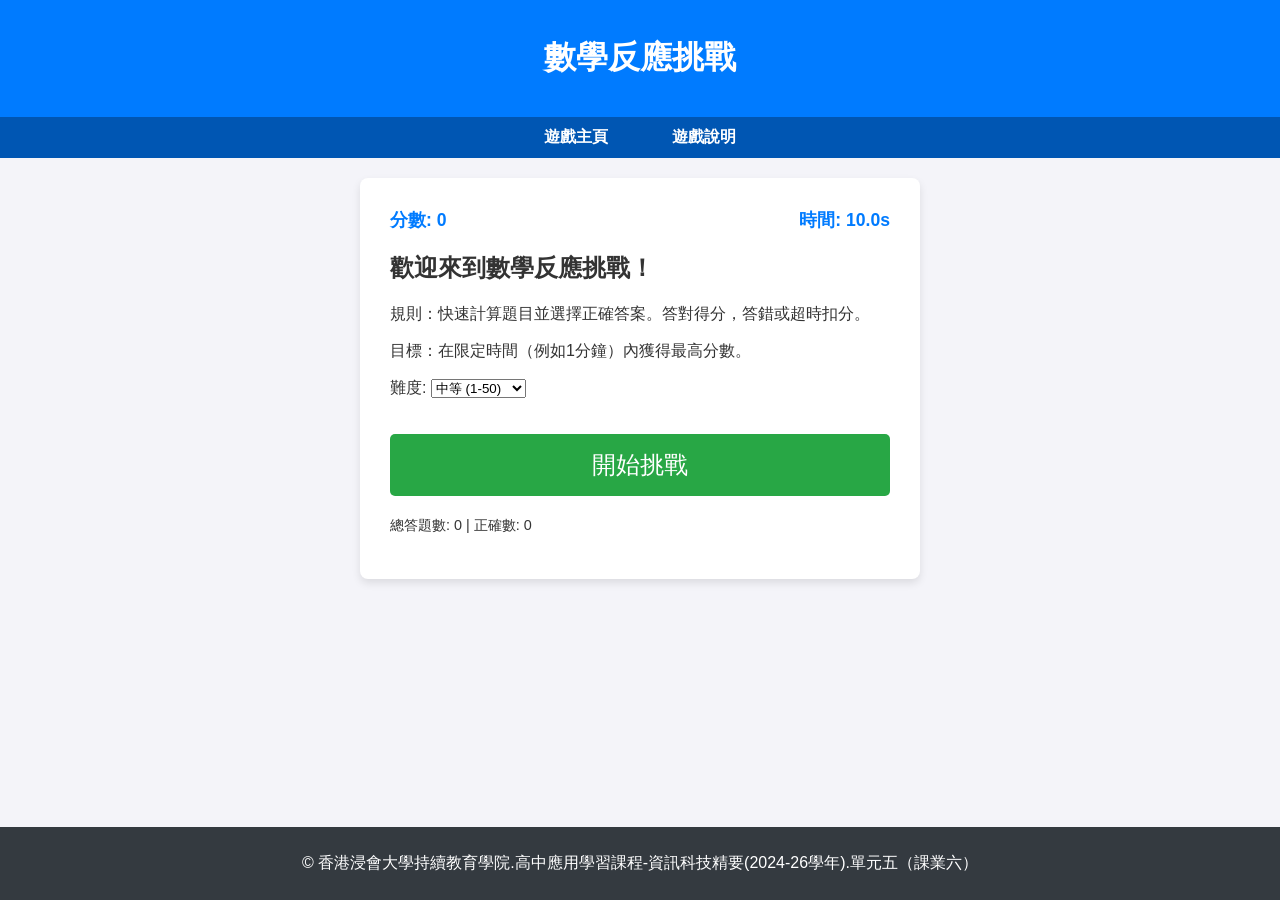
<file: maths-rush/index.html>
<!DOCTYPE html>
<html lang="zh-TW">
<head>
    <meta charset="UTF-8">
    <meta name="viewport" content="width=device-width, initial-scale=1.0">
    <title>數學反應挑戰 - Math Reaction Challenge</title>
    <style>
        /* R1(2) - 清晰的界面設計 */
        body {
            font-family: 'Segoe UI', Tahoma, Geneva, Verdana, sans-serif;
            margin: 0;
            padding: 0;
            background-color: #f4f4f9;
            color: #333;
            display: flex;
            flex-direction: column;
            min-height: 100vh;
            overflow-x: hidden;
        }

        header {
            background-color: #007bff;
            color: white;
            padding: 15px 0;
            box-shadow: 0 2px 4px rgba(0, 0, 0, 0.1);
            text-align: center;
        }

        /* 導航樣式 */
        nav {
            background-color: #0056b3;
            padding: 10px 0;
            text-align: center;
        }

        nav a {
            color: white;
            text-decoration: none;
            padding: 10px 20px;
            margin: 0 10px;
            font-weight: bold;
            border-radius: 5px;
            transition: background-color 0.3s, transform 0.2s; /* 懸停效果過渡 */
        }
        
        /* R3: 懸停效果/動畫 */
        nav a:hover {
            background-color: #003d80;
            transform: translateY(-2px);
            box-shadow: 0 3px 5px rgba(0, 0, 0, 0.2);
        }

        main {
            flex-grow: 1;
            display: flex;
            justify-content: center;
            align-items: flex-start;
            padding: 20px;
            position: relative;
        }

        .game-container {
            background-color: white;
            padding: 30px;
            border-radius: 8px;
            box-shadow: 0 4px 8px rgba(0, 0, 0, 0.1);
            width: 100%;
            max-width: 500px;
            transition: all 0.3s ease;
            z-index: 10;
        }

        /* R1(2) - 分數計時區 */
        .status-bar {
            display: flex;
            justify-content: space-between;
            margin-bottom: 20px;
            font-size: 1.1em;
            font-weight: bold;
            color: #007bff;
        }

        /* R1(2) - 題目顯示區 */
        #question-area {
            font-size: 2.5em;
            text-align: center;
            margin: 30px 0;
            padding: 15px;
            border: 2px solid #ccc;
            border-radius: 5px;
            background-color: #fff;
            min-height: 50px;
        }
        
        /* R1(2) - 答案選項區 */
        .options-grid {
            display: grid;
            grid-template-columns: repeat(2, 1fr);
            gap: 15px;
            margin-top: 20px;
        }

        .option-btn {
            padding: 15px;
            font-size: 1.2em;
            cursor: pointer;
            border: none;
            border-radius: 5px;
            background-color: #e9ecef;
            transition: background-color 0.2s, transform 0.1s;
        }

        /* R3: 懸停效果/動畫 */
        .option-btn:hover {
            background-color: #ced4da;
            transform: scale(1.02);
        }

        .option-btn:active {
            transform: scale(0.98);
        }

        #start-btn, #restart-btn {
            background-color: #28a745;
            color: white;
            padding: 15px;
            font-size: 1.5em;
            border: none;
            border-radius: 5px;
            cursor: pointer;
            width: 100%;
            margin-top: 20px;
            transition: background-color 0.3s;
        }
        
        /* R3: 懸停效果/動畫 */
        #start-btn:hover, #restart-btn:hover {
            background-color: #218838;
        }

        .correct-feedback {
            color: #28a745;
            animation: flashGreen 0.3s ease;
        }

        .incorrect-feedback {
            color: #dc3545;
            animation: flashRed 0.3s ease;
        }
        
        @keyframes flashGreen {
            0% { background-color: white; }
            50% { background-color: #d4edda; }
            100% { background-color: white; }
        }
        
        @keyframes flashRed {
            0% { background-color: white; }
            50% { background-color: #f8d7da; }
            100% { background-color: white; }
        }

        #result-screen {
            text-align: center;
            padding: 20px;
        }

        #result-screen h2 {
            color: #007bff;
        }

        /* R1(3) - 頁尾 */
        footer {
            background-color: #343a40;
            color: white;
            text-align: center;
            padding: 10px 0;
            margin-top: auto;
            z-index: 10;
        }
        
        /* R5(17) - 響應式設計 */
        @media (max-width: 600px) {
            .options-grid {
                grid-template-columns: 1fr;
            }
            .game-container {
                margin: 10px;
                padding: 20px;
            }
            nav a {
                display: block;
                margin: 5px auto;
            }
        }

        /* ------------------------------------- */
        /* 禮炮視覺效果 CSS - Confetti Effect CSS */
        /* ------------------------------------- */
        .confetti-piece {
            position: absolute;
            width: 10px;
            height: 20px;
            background-color: var(--color);
            opacity: 0;
            animation: fall 3s ease-out forwards;
            pointer-events: none;
            transform-origin: 50% 50%;
            z-index: 5;
        }

        @keyframes fall {
            0% {
                opacity: 1;
                transform: translate(0, 0) rotate(0deg);
            }
            100% {
                opacity: 0;
                transform: translate(var(--x), var(--y)) rotate(var(--rot));
            }
        }
    </style>
</head>
<body>

    <header>
        <h1>數學反應挑戰</h1>
    </header>
    
    <nav>
        <a id="home-link" href="index.html">遊戲主頁</a>
        <a href="instructions.html">遊戲說明</a>
    </nav>

    <main id="main-content">
        <div id="confetti-container" style="position: absolute; top: 0; left: 0; width: 100%; height: 100%; pointer-events: none;"></div>

        <div class="game-container">
            
            <div class="status-bar">
                <div>分數: <span id="score">0</span></div>
                <div>時間: <span id="timer">10.0</span>s</div>
            </div>

            <div id="start-screen">
                <h2>歡迎來到數學反應挑戰！</h2>
                <p>規則：快速計算題目並選擇正確答案。答對得分，答錯或超時扣分。</p>
                <p>目標：在限定時間（例如1分鐘）內獲得最高分數。</p>
                <div style="margin: 15px 0;">
                    <label for="difficulty">難度:</label>
                    <select id="difficulty">
                        <option value="easy">簡單 (1-10)</option>
                        <option value="medium" selected>中等 (1-50)</option>
                        <option value="hard">困難 (1-100)</option>
                    </select>
                </div>
                <button id="start-btn">開始挑戰</button>
            </div>
            
            <div id="game-screen" style="display: none;">
                <div id="question-area">? + ? = ?</div>
    
                <div class="options-grid" id="options-area">
                    </div>

                <p id="feedback" style="text-align: center; margin-top: 10px; min-height: 24px;"></p>
                <div style="margin-top: 12px;">
                    <button id="quit-btn" style="background:#dc3545;color:white;border:none;padding:10px 14px;border-radius:6px;cursor:pointer;">退出游戏</button>
                </div>
            </div>

            <div id="result-screen" style="display: none;">
                <h2 id="final-message">挑戰結束！</h2>
                <p>最終分數: <span id="final-score">0</span></p>
                <p>答題總數: <span id="total-questions">0</span></p>
                <p>正確率: <span id="accuracy">0%</span></p>
                <p>平均反應時間: <span id="avg-time">0.00</span> 秒</p>
                <button id="restart-btn">重新挑戰</button>
            </div>

            <div style="margin-top: 20px; font-size: 0.9em;">
                <p>總答題數: <span id="stat-total">0</span> | 正確數: <span id="stat-correct">0</span></p>
            </div>
            
        </div>
    </main>

    <audio id="correct-sound" src="https://www.soundjay.com/applause/applause-2.mp3" preload="auto"></audio>
    <audio id="game-over-sound" src="https://www.soundjay.com/misc/success-fanfare-sound-2.mp3" preload="auto"></audio>


    <footer>
        <p>&copy; 香港浸會大學持續教育學院.高中應用學習課程-資訊科技精要(2024-26學年).單元五（課業六） </p>
    </footer>

    <script>

        const GAME_DURATION = 60;
    let maxNumber = 50;
    let timePerQuestion = 8;
    let score = 0;
        let totalTimeElapsed = 0;
        let questionStartTime = 0;
        let gameInterval;
        let questionTimeout;
    let stats = { total: 0, correct: 0, reactionTimes: [] };
    // 当前连续答对计数（用于连胜加成）
    let currentStreak = 0;
        let currentQuestion = { num1: 0, num2: 0, op: '', answer: 0, options: [] };
        const elements = {
            startScreen: document.getElementById('start-screen'),
            gameScreen: document.getElementById('game-screen'),
            resultScreen: document.getElementById('result-screen'),
            scoreDisplay: document.getElementById('score'),
            timerDisplay: document.getElementById('timer'),
            questionArea: document.getElementById('question-area'),
            optionsArea: document.getElementById('options-area'),
            feedback: document.getElementById('feedback'),
            quitButton: document.getElementById('quit-btn'),
            statTotal: document.getElementById('stat-total'),
            statCorrect: document.getElementById('stat-correct'),
            difficultySelect: document.getElementById('difficulty'),
            finalMessage: document.getElementById('final-message'),
            finalScore: document.getElementById('final-score'),
            totalQuestions: document.getElementById('total-questions'),
            accuracy: document.getElementById('accuracy'),
            avgTime: document.getElementById('avg-time'),
            startButton: document.getElementById('start-btn'),
            restartButton: document.getElementById('restart-btn'),
            correctSound: document.getElementById('correct-sound'),
            gameOverSound: document.getElementById('game-over-sound'),
            confettiContainer: document.getElementById('confetti-container')
        };
        // 保證每次點「遊戲主頁」都回到說明與難度選擇畫面
        const homeLink = document.getElementById('home-link');
        if (homeLink) {
            homeLink.addEventListener('click', (e) => {
                e.preventDefault();
                // 停止可能正在進行的遊戲計時與題目 timeout
                clearInterval(window.gameInterval);
                clearTimeout(window.questionTimeout);
                // 隱藏遊戲/結果畫面，顯示開始畫面（含說明與難度選擇）
                elements.gameScreen.style.display = 'none';
                elements.resultScreen.style.display = 'none';
                elements.startScreen.style.display = 'block';
                // 重置 UI 顯示（選項、回饋、分數）
                elements.feedback.textContent = '';
                elements.optionsArea.innerHTML = '';
                elements.scoreDisplay.textContent = '0';
                // 清除禮炮
                if (elements.confettiContainer) elements.confettiContainer.innerHTML = '';
                // 重置遊戲內部狀態（可選）
                score = 0;
                stats = { total: 0, correct: 0, reactionTimes: [] };
            });
        }
        const CONFETTI_COLORS = ['#f8b195', '#f67280', '#c06c84', '#6c5b7b', '#355c7d'];

        function launchConfetti(count = 50, duration = 1000) {
            if (!elements.confettiContainer) return;
            // 如果 gameScreen 此时被隐藏（display:none），getBoundingClientRect 会返回 0 宽高。
            // 优先使用 gameScreen 的边界作为礼炮起点；若无效则 fallback 到 confettiContainer 或整页。
            let box = elements.gameScreen && elements.gameScreen.getBoundingClientRect && elements.gameScreen.getBoundingClientRect();
            if (!box || (box.width === 0 && box.height === 0)) {
                box = elements.confettiContainer.getBoundingClientRect() || document.body.getBoundingClientRect();
            }
            const centerX = box.left + box.width / 2;
            const centerY = box.top + box.height / 2;
            for (let i = 0; i < count; i++) {
                const piece = document.createElement('div');
                piece.className = 'confetti-piece';
                const color = CONFETTI_COLORS[Math.floor(Math.random() * CONFETTI_COLORS.length)];
                piece.style.left = `${centerX + Math.random() * 50 - 25}px`;
                piece.style.top = `${centerY + Math.random() * 50 - 25}px`;
                piece.style.setProperty('--color', color);
                const x = (Math.random() - 0.5) * 800;
                const y = Math.random() * 600 + 400;
                const rot = Math.random() * 1080 - 540;
                piece.style.setProperty('--x', `${x}px`);
                piece.style.setProperty('--y', `${y}px`);
                piece.style.setProperty('--rot', `${rot}deg`);
                // 使动画时长与传入 duration 同步（CSS 中使用的秒数）
                piece.style.animationDuration = `${Math.max(0.5, duration / 1000)}s`;
                // 增加少量随机延迟，让礼炮更自然
                piece.style.animationDelay = `${Math.random() * 0.3}s`;
                elements.confettiContainer.appendChild(piece);
            }
            setTimeout(() => { elements.confettiContainer.innerHTML = ''; }, duration + 500);
        }
        function playSound(audioElement) {
            if (audioElement && audioElement.src) {
                audioElement.currentTime = 0; 
                audioElement.play().catch(e => console.error("Audio playback failed:", e));
            }
        }
        function generateQuestion() { 
            const operations = ['+', '-', '*'];
            const op = operations[Math.floor(Math.random() * operations.length)];
            let num1, num2, answer;
            if (op === '+') {
                num1 = Math.floor(Math.random() * maxNumber) + 1;
                num2 = Math.floor(Math.random() * maxNumber) + 1;
                answer = num1 + num2;
            } else if (op === '-') {
                num1 = Math.floor(Math.random() * maxNumber) + 1;
                num2 = Math.floor(Math.random() * num1) + 1; 
                answer = num1 - num2;
            } else if (op === '*') {
                num1 = Math.floor(Math.random() * (maxNumber / 2)) + 1; 
                num2 = Math.floor(Math.random() * (maxNumber / 2)) + 1; 
                answer = num1 * num2;
            }
            currentQuestion = { num1, num2, op, answer };
            elements.questionArea.textContent = `${num1} ${op} ${num2} = ?`;
            currentQuestion.options = generateOptions(answer);
            renderOptions();
            questionStartTime = Date.now();
         }
        function generateOptions(correctAnswer) {
            const options = new Set();
            options.add(correctAnswer);
            while (options.size < 4) {
                let delta = Math.floor(Math.random() * 10) + 1;
                if (Math.random() < 0.5) delta = -delta;
                options.add(correctAnswer + delta);
            }
            return Array.from(options).sort(() => Math.random() - 0.5);
         }
        function renderOptions() {  
            elements.optionsArea.innerHTML = '';
            currentQuestion.options.forEach(option => {
                const btn = document.createElement('button');
                btn.className = 'option-btn';
                btn.textContent = option;
                btn.addEventListener('click', () => handleAnswer(option));
                elements.optionsArea.appendChild(btn);
            });
        }
        
        function handleAnswer(selectedAnswer) {
            clearTimeout(questionTimeout);
            const reactionTime = (Date.now() - questionStartTime) / 1000;
            stats.total++;
            stats.reactionTimes.push(reactionTime);
            let isCorrect = (selectedAnswer === currentQuestion.answer);
            if (isCorrect) {
                // 连续答对计数
                currentStreak++;
                // 基础得分 10 分，若为连胜则每次额外加成 2 分（从第二次开始）
                const streakBonus = currentStreak > 1 ? 2 * (currentStreak - 1) : 0;
                const points = 10 + streakBonus;
                score += points;
                stats.correct++;
                elements.feedback.textContent = `✅ 正確！ +${points} 分`;
                elements.questionArea.classList.add('correct-feedback');
                playSound(elements.correctSound);
                launchConfetti(20, 500);
            } else {
                // 答錯重置连胜并扣分
                currentStreak = 0;
                score = Math.max(0, score - 5);
                elements.feedback.textContent = `❌ 錯誤！正確答案是 ${currentQuestion.answer} (-5 分)`;
                elements.questionArea.classList.add('incorrect-feedback');
            }
            elements.scoreDisplay.textContent = score;
            updateStatsDisplay();
            setTimeout(() => { elements.feedback.textContent = ''; elements.questionArea.className = ''; nextQuestion(); }, 800);
        }
        
        function handleTimeout() {
            stats.total++;
            // 超時視為答錯：重置连胜並扣分
            currentStreak = 0;
            score = Math.max(0, score - 5);
            elements.feedback.textContent = `⌛ 超時！正確答案是 ${currentQuestion.answer} (-5 分)`;
            elements.questionArea.classList.add('incorrect-feedback');
            elements.scoreDisplay.textContent = score;
            updateStatsDisplay();
            setTimeout(() => { elements.feedback.textContent = ''; elements.questionArea.className = ''; nextQuestion(); }, 800);
         }
        function updateGameTimer() { 
            totalTimeElapsed -= 0.1;
            if (totalTimeElapsed <= 0) {
                elements.timerDisplay.textContent = '0.0';
                gameOver();
            } else {
                elements.timerDisplay.textContent = totalTimeElapsed.toFixed(1);
            }
        }
        function nextQuestion() {
            if (totalTimeElapsed <= 0) {
                gameOver();
                return;
            }
            clearTimeout(questionTimeout);
            questionTimeout = setTimeout(handleTimeout, timePerQuestion * 1000);
            generateQuestion();
         }
        function updateStatsDisplay() { 
            if (elements.statTotal) elements.statTotal.textContent = stats.total;
            if (elements.statCorrect) elements.statCorrect.textContent = stats.correct;
            // 以下統計欄位在 UI 中未必都有顯示，先做存在性檢查再更新
            if (elements.statIncorrect) elements.statIncorrect.textContent = stats.total - stats.correct;
            if (elements.statAverage) elements.statAverage.textContent = stats.reactionTimes.length > 0 ? (stats.reactionTimes.reduce((a, b) => a + b, 0) / stats.reactionTimes.length).toFixed(2) : '0.00';
            if (elements.statBestTime) elements.statBestTime.textContent = stats.reactionTimes.length > 0 ? Math.min(...stats.reactionTimes).toFixed(2) : '0.00';
            if (elements.statWorstTime) elements.statWorstTime.textContent = stats.reactionTimes.length > 0 ? Math.max(...stats.reactionTimes).toFixed(2) : '0.00';
            if (elements.statLastTime) elements.statLastTime.textContent = stats.reactionTimes.length > 0 ? stats.reactionTimes[stats.reactionTimes.length - 1].toFixed(2) : '0.00';
        }
        
        function startGame() {
             const difficulty = elements.difficultySelect.value;
            if (difficulty === 'easy') { maxNumber = 10; timePerQuestion = 10; } 
            else if (difficulty === 'medium') { maxNumber = 50; timePerQuestion = 8; } 
            else if (difficulty === 'hard') { maxNumber = 100; timePerQuestion = 5; }
            score = 0;
            currentStreak = 0;
            totalTimeElapsed = GAME_DURATION;
            stats = { total: 0, correct: 0, reactionTimes: [] };
            elements.startScreen.style.display = 'none';
            elements.resultScreen.style.display = 'none';
            elements.gameScreen.style.display = 'block';
            elements.scoreDisplay.textContent = score;
            gameInterval = setInterval(updateGameTimer, 100); 
            updateStatsDisplay();
            generateQuestion(); // 替換 nextQuestion，因為 nextQuestion 會設置 timeout
            questionTimeout = setTimeout(handleTimeout, timePerQuestion * 1000);
        }
        
        function gameOver() {
            clearInterval(gameInterval);
            clearTimeout(questionTimeout);
            elements.gameScreen.style.display = 'none';
            elements.resultScreen.style.display = 'block';
            const accuracy = stats.total > 0 ? ((stats.correct / stats.total) * 100).toFixed(1) : 0.0;
            const avgTime = stats.reactionTimes.length > 0 ? (stats.reactionTimes.reduce((a, b) => a + b, 0) / stats.reactionTimes.length).toFixed(2) : '0.00';
            elements.finalScore.textContent = score;
            elements.totalQuestions.textContent = stats.total;
            elements.accuracy.textContent = `${accuracy}%`;
            elements.avgTime.textContent = avgTime;
            playSound(elements.gameOverSound);
            launchConfetti(100, 2000);
            alert(`挑戰結束！您的最終分數是 ${score}！`); 
            elements.finalMessage.textContent = score >= 50 ? '🎉 恭喜！表現出色！' : '挑戰結束！再接再厲！';
        }

        elements.startButton.addEventListener('click', startGame);
        elements.restartButton.addEventListener('click', () => {
            elements.resultScreen.style.display = 'none';
            elements.startScreen.style.display = 'block';
        });

        // 退出功能：停止游戏并返回开始画面
        function quitGame() {
            clearInterval(gameInterval);
            clearTimeout(questionTimeout);
            // 清空界面状态
            elements.gameScreen.style.display = 'none';
            elements.resultScreen.style.display = 'none';
            elements.startScreen.style.display = 'block';
            elements.feedback.textContent = '';
            elements.optionsArea.innerHTML = '';
            elements.scoreDisplay.textContent = '0';
            if (elements.confettiContainer) elements.confettiContainer.innerHTML = '';
            // 重置内部状态
            score = 0;
            currentStreak = 0;
            stats = { total: 0, correct: 0, reactionTimes: [] };
        }

        if (elements.quitButton) {
            elements.quitButton.addEventListener('click', quitGame);
        }

        window.onload = () => {
            elements.startScreen.style.display = 'block';
        };
    </script>
</body>
</html>
</file>
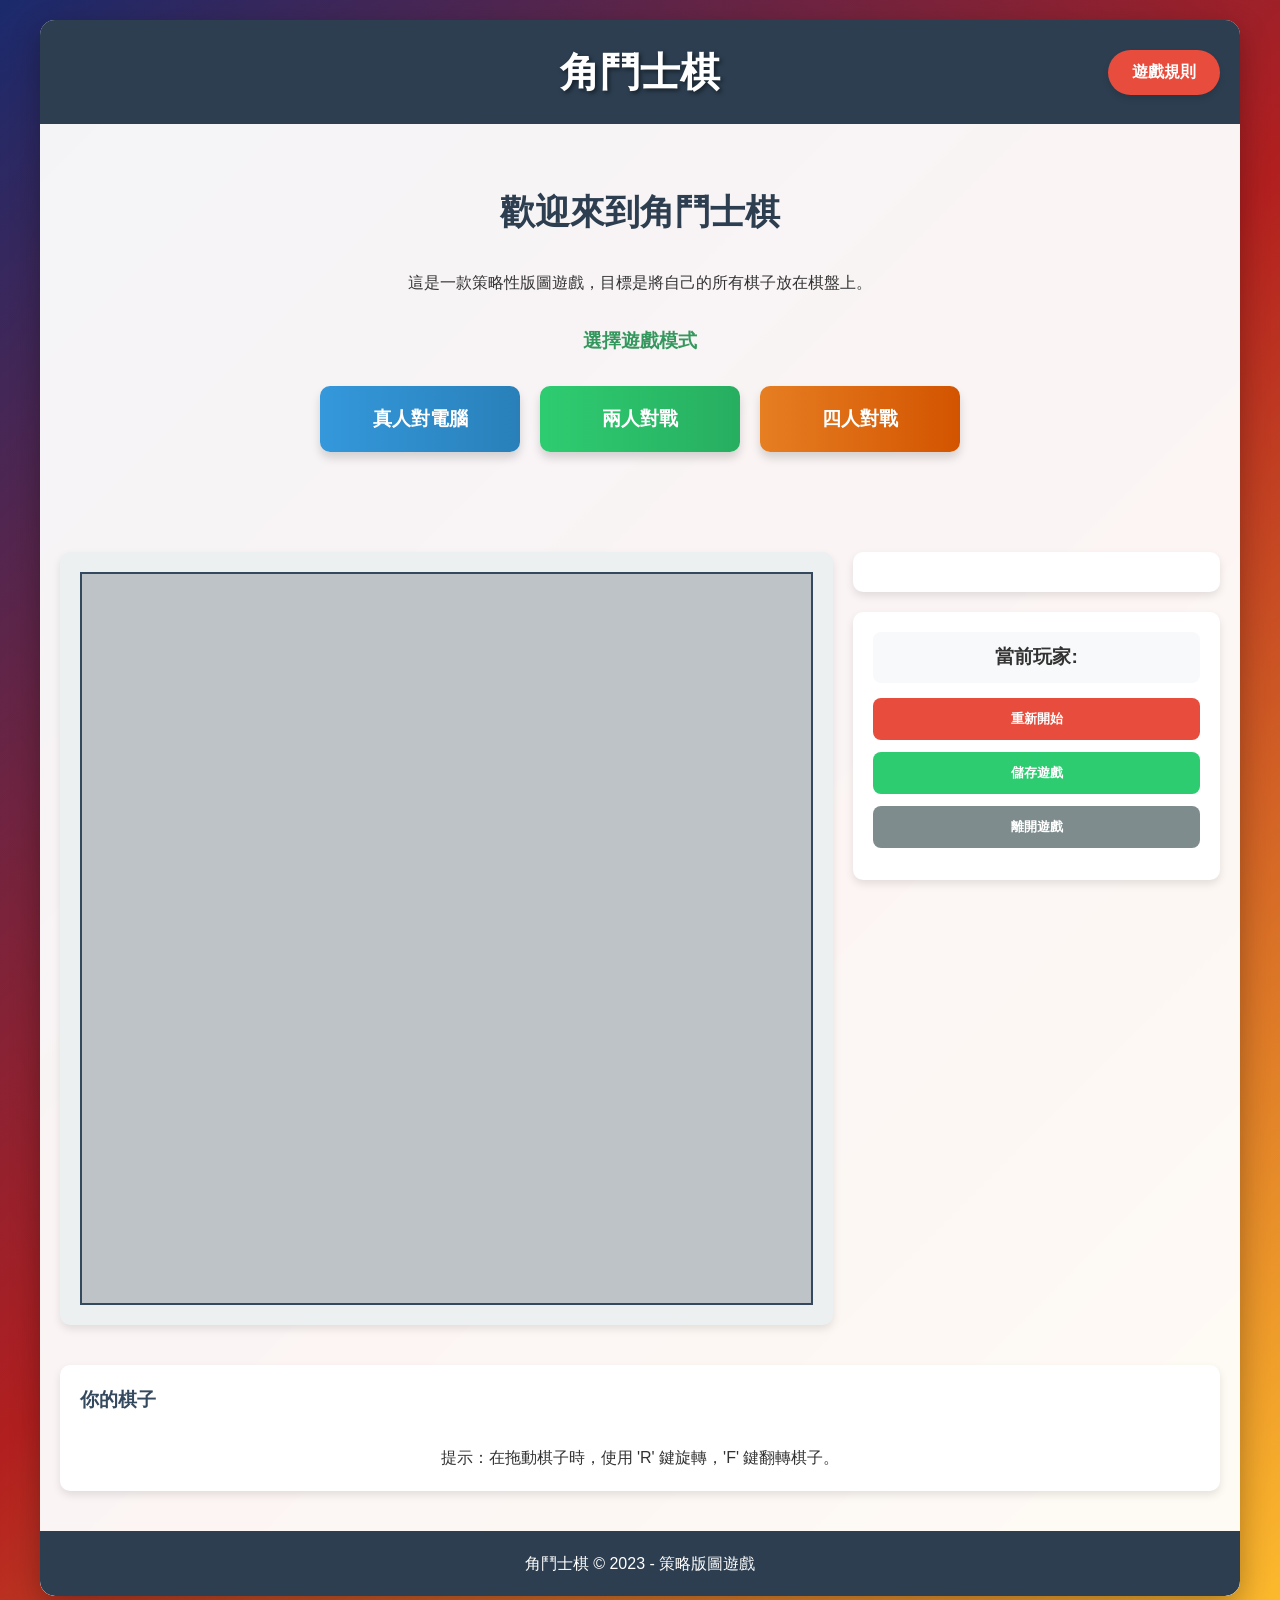
<file: blokus.html>
<!DOCTYPE html>
<html lang="zh-TW">
<head>
    <meta charset="UTF-8">
    <meta name="viewport" content="width=device-width, initial-scale=1.0">
    <title>角鬥士棋 - 策略版圖遊戲</title>
    <style>
        * { margin: 0; padding: 0; box-sizing: border-box; }
        body { font-family: 'Arial', sans-serif; background: linear-gradient(135deg, #1a2a6c, #b21f1f, #fdbb2d); color: #333; line-height: 1.6; min-height: 100vh; padding: 20px; }
        .container { max-width: 1200px; margin: 0 auto; background-color: rgba(255, 255, 255, 0.95); border-radius: 15px; box-shadow: 0 10px 30px rgba(0, 0, 0, 0.3); overflow: hidden; display: flex; flex-direction: column; }
        header { display: flex; justify-content: space-between; align-items: center; padding: 20px; background-color: #2c3e50; color: white; position: relative; }
        h1 { font-size: 2.5rem; text-shadow: 2px 2px 4px rgba(0, 0, 0, 0.5); flex-grow: 1; text-align: center; }
        .rules-btn { background-color: #e74c3c; color: white; border: none; padding: 12px 24px; border-radius: 50px; cursor: pointer; font-size: 1rem; font-weight: bold; transition: all 0.3s; box-shadow: 0 4px 6px rgba(0, 0, 0, 0.1); position: absolute; right: 20px; }
        .rules-btn:hover { background-color: #c0392b; transform: translateY(-2px); box-shadow: 0 6px 8px rgba(0, 0, 0, 0.2); }
        .screen { display: none; padding: 20px; flex-grow: 1; display: flex; flex-direction: column; }
        .screen.active { display: flex; animation: fadeIn 0.5s ease; }
        @keyframes fadeIn { from { opacity: 0; } to { opacity: 1; } }
        .welcome-content { text-align: center; padding: 40px 20px; }
        .welcome-content h2 { margin-bottom: 30px; color: #2c3e50; font-size: 2.2rem; }
        .game-mode-selection { margin-top: 30px; }
        .game-mode-selection h3 { margin-bottom: 20px; color: #34985e; }
        .mode-buttons { display: flex; justify-content: center; flex-wrap: wrap; gap: 20px; margin-top: 30px; }
        .mode-btn { background: linear-gradient(to right, #3498db, #2980b9); color: white; border: none; padding: 20px 40px; border-radius: 10px; cursor: pointer; font-size: 1.2rem; font-weight: bold; transition: all 0.3s; width: 200px; box-shadow: 0 6px 10px rgba(0, 0, 0, 0.15); }
        .mode-btn:hover { transform: translateY(-5px); box-shadow: 0 10px 15px rgba(0, 0, 0, 0.2); }
        .mode-btn:nth-child(2) { background: linear-gradient(to right, #2ecc71, #27ae60); } /* Two-player */
        .mode-btn:nth-child(3) { background: linear-gradient(to right, #e67e22, #d35400); } /* Four-player */
        .game-container { display: flex; flex-wrap: wrap; gap: 20px; margin-top: 20px; flex-grow: 1; }
        .board-container { flex: 2; min-width: 300px; background-color: #ecf0f1; border-radius: 10px; padding: 20px; box-shadow: 0 4px 8px rgba(0, 0, 0, 0.1); display: flex; justify-content: center; align-items: center; height: fit-content; margin-bottom: 20px; }
        .board { display: grid; border: 2px solid #34495e; background-color: #bdc3c7; max-width: 100%; aspect-ratio: 1; width: 100%; }
        .cell { aspect-ratio: 1; border: 1px solid #7f8c8d; position: relative; background-image: none; }
        .cell.occupied { background-color: #3498db; }
        .cell:hover { background-color: rgba(52, 152, 219, 0.2); }
        .cell.highlight { background-color: rgba(46, 204, 113, 0.5); }
        .cell.highlight-invalid { background-color: rgba(231, 76, 60, 0.5); }
        .cell.start-point { border: 3px solid white; box-shadow: inset 0 0 0 3px black; }
        .game-info { flex: 1; display: flex; flex-direction: column; gap: 20px; min-width: 280px; }
        .players-info { background-color: white; border-radius: 10px; padding: 20px; box-shadow: 0 4px 8px rgba(0, 0, 0, 0.1); }
        .player { display: flex; align-items: center; padding: 12px; margin-bottom: 10px; border-radius: 8px; border-left: 5px solid transparent; transition: all 0.3s; }
        .player.active { background-color: #f8f9fa; border-left-color: currentColor; transform: scale(1.02); box-shadow: 0 4px 8px rgba(0, 0, 0, 0.1); }
        .player-color { width: 24px; height: 24px; border-radius: 50%; margin-right: 12px; }
        .player-name { flex: 1; font-weight: bold; }
        .player-score, .player-pieces { margin-left: 10px; font-size: 0.9rem; color: #666; }
        .game-controls { background-color: white; border-radius: 10px; padding: 20px; box-shadow: 0 4px 8px rgba(0, 0, 0, 0.1); }
        .current-player { margin-bottom: 15px; font-weight: bold; text-align: center; font-size: 1.2rem; padding: 10px; border-radius: 8px; background-color: #f8f9fa; }
        .control-btn { display: block; width: 100%; padding: 12px; margin-bottom: 12px; background-color: #3498db; color: white; border: none; border-radius: 8px; cursor: pointer; transition: all 0.3s; font-weight: bold; }
        .control-btn:hover { background-color: #2980b9; transform: translateY(-2px); }
        #restart-btn { background-color: #e74c3c; }
        #restart-btn:hover { background-color: #c0392b; }
        #save-btn { background-color: #2ecc71; }
        #save-btn:hover { background-color: #27ae60; }
        #quit-btn { background-color: #7f8c8d; }
        #quit-btn:hover { background-color: #636e72; }
        .pieces-container { margin-top: 20px; background-color: white; border-radius: 10px; padding: 20px; box-shadow: 0 4px 8px rgba(0, 0, 0, 0.1); width: 100%; }
        .pieces-container h3 { margin-bottom: 15px; color: #34495e; }
        .pieces-list { display: flex; flex-wrap: wrap; gap: 10px; }
        .piece { border: 2px solid #ccc; border-radius: 5px; cursor: grab; transition: all 0.2s; box-shadow: 0 2px 5px rgba(0, 0, 0, 0.1); padding: 5px; background-color: #f0f0f0; user-select: none; display: flex; flex-direction: column; align-items: center; }
        .piece:hover { transform: scale(1.05); box-shadow: 0 5px 10px rgba(0, 0, 0, 0.2); }
        .piece.dragging { opacity: 0.7; transform: scale(1.1); }
        .piece-grid { display: grid; border: 1px solid #aaa; background-color: #eee; margin-top: 5px; }
        .piece-grid-cell { width: 15px; height: 15px; border: 1px solid #ccc; }
        .modal { display: none; position: fixed; z-index: 1000; left: 0; top: 0; width: 100%; height: 100%; background-color: rgba(0, 0, 0, 0.7); animation: fadeIn 0.3s ease; justify-content: center; align-items: center; }
        .modal-content { background-color: white; padding: 30px; border-radius: 15px; width: 80%; max-width: 700px; max-height: 90vh; overflow-y: auto; position: relative; box-shadow: 0 15px 30px rgba(0, 0, 0, 0.3); }
        .close { color: #aaa; position: absolute; right: 20px; top: 15px; font-size: 32px; font-weight: bold; cursor: pointer; transition: color 0.3s; }
        .close:hover { color: #e74c3c; }
        #rules-content h3 { margin: 20px 0 10px; color: #2c3e50; font-size: 1.5rem; }
        #rules-content p, #rules-content ul { margin-bottom: 15px; line-height: 1.6; }
        #rules-content ul { margin-left: 25px; }
        #rules-content li { margin-bottom: 8px; }
        .modal-buttons { display: flex; justify-content: center; gap: 20px; margin-top: 30px; }
        .modal-btn { padding: 12px 24px; border: none; border-radius: 8px; cursor: pointer; font-size: 1.1rem; font-weight: bold; transition: all 0.3s; }
        #resume-yes { background: linear-gradient(to right, #2ecc71, #27ae60); color: white; }
        #resume-yes:hover { transform: translateY(-3px); box-shadow: 0 6px 10px rgba(0, 0, 0, 0.2); }
        #resume-no { background: linear-gradient(to right, #e74c3c, #c0392b); color: white; }
        #resume-no:hover { transform: translateY(-3px); box-shadow: 0 6px 10px rgba(0, 0, 0, 0.2); }
        .footer { text-align: center; padding: 20px; color: white; background-color: #2c3e50; margin-top: 20px; border-radius: 0 0 15px 15px; }
        @media (max-width: 768px) {
            .game-container { flex-direction: column; }
            .game-info { flex: 1; width: 100%; }
            .mode-buttons { flex-direction: column; align-items: center; }
            .modal-content { width: 95%; margin: 10% auto; }
            .mode-btn { width: 100%; }
            .piece-grid-cell { width: 12px; height: 12px; }
        }
    </style>
</head>
<body>
    <div class="container">
        <header>
            <h1>角鬥士棋</h1>
            <button id="rules-btn" class="rules-btn">遊戲規則</button>
        </header>

        <div id="welcome-screen" class="screen active">
            <div class="welcome-content">
                <h2>歡迎來到角鬥士棋</h2>
                <p>這是一款策略性版圖遊戲，目標是將自己的所有棋子放在棋盤上。</p>
                
                <div class="game-mode-selection">
                    <h3>選擇遊戲模式</h3>
                    <div class="mode-buttons">
                        <button class="mode-btn" data-mode="ai">真人對電腦</button>
                        <button class="mode-btn" data-mode="2">兩人對戰</button>
                        <button class="mode-btn" data-mode="4">四人對戰</button>
                    </div>
                </div>
            </div>
        </div>

        <div id="game-screen" class="screen">
            <div class="game-container">
                <div class="board-container">
                    <div id="game-board" class="board"></div>
                </div>
                <div class="game-info">
                    <div id="players-info" class="players-info">
                        </div>
                    
                    <div class="game-controls">
                        <div class="current-player">當前玩家: <span id="current-player-name"></span></div>
                        <button id="end-turn-btn" class="control-btn" style="display:none;">結束回合</button>
                        <button id="restart-btn" class="control-btn">重新開始</button>
                        <button id="save-btn" class="control-btn">儲存遊戲</button>
                        <button id="quit-btn" class="control-btn">離開遊戲</button>
                    </div>
                </div>
            </div>
            
            <div class="pieces-container">
                <h3>你的棋子</h3>
                <div id="pieces-list" class="pieces-list">
                    </div>
                <div style="text-align:center; margin-top:15px;">
                    <p>提示：在拖動棋子時，使用 'R' 鍵旋轉，'F' 鍵翻轉棋子。</p>
                </div>
            </div>
        </div>

        <div id="rules-modal" class="modal">
            <div class="modal-content">
                <span class="close">&times;</span>
                <h2>角鬥士棋遊戲規則</h2>
                <div id="rules-content">
                    <h3>遊戲目標</h3>
                    <p>盡可能多地將自己的棋子放在棋盤上。當所有玩家都無法放置更多棋子時，遊戲結束，放置最多方塊的玩家獲勝。</p>
                    
                    <h3>遊戲準備</h3>
                    <p>每位玩家選擇一種顏色並獲得所有21塊該顏色的棋子。棋盤開始時是空的。</p>
                    
                    <h3>遊戲規則</h3>
                    <ul>
                        <li><b>第一步：</b> 第一位玩家必須將其任一棋子的一個方塊，放置在棋盤的起始角。</li>
                        <li><b>後續步：</b> 每個新放置的棋子必須與自己已經放置的棋子<b>角對角</b>相鄰。</li>
                        <li>棋子不能與自己已有的棋子<b>邊對邊</b>相鄰。</li>
                        <li>棋子可以與對手已有的棋子邊對邊相鄰。</li>
                        <li>一旦棋子被放置，就不能移動。</li>
                        <li>如果玩家無法放置任何棋子，則必須跳過該回合。</li>
                    </ul>
                    
                    <h3>遊戲結束</h3>
                    <p>當所有玩家都無法放置更多棋子時，遊戲結束。每位玩家計算自己放置在棋盤上的方塊數量。放置最多方塊的玩家獲勝。如果平局，則共享勝利。</p>
                    
                    <h3>遊戲特殊結束條件</h3>
                    <ul>
                        <li><b>兩人/人機模式：</b> 如果一位玩家剩餘的棋子都無法按規則放置，則該玩家輸，對手獲勝。</li>
                        <li><b>四人模式：</b> 如果三位玩家都無法按規則放置剩餘棋子，而第四位玩家仍能放置，則該玩家獲勝。</li>
                    </ul>
                    
                    <h3>計分方式</h3>
                    <p>標準計分：每位玩家計算自己成功放置在棋盤上的方塊數量。如果玩家放置了所有21個方塊，則獲得15分的獎勵分數（如果最後放置的方塊是單一方塊，則再獲得5分）。</p>
                </div>
            </div>
        </div>

        <div id="resume-modal" class="modal">
            <div class="modal-content">
                <h2>發現未完成的遊戲</h2>
                <p>您有一個未完成的遊戲，是否要繼續？</p>
                <div class="modal-buttons">
                    <button id="resume-yes" class="modal-btn">是的，繼續遊戲</button>
                    <button id="resume-no" class="modal-btn">不，開始新遊戲</button>
                </div>
            </div>
        </div>

        <div class="footer">
            <p>角鬥士棋 &copy; 2023 - 策略版圖遊戲</p>
        </div>
    </div>

    <script>
        let gameState = {};
        let draggedPieceData = null;

        // 21 standard Blokus pieces
        const PIECE_SHAPES = [
            [[1]], [[1, 1]], [[1, 1, 1]], [[1, 1], [0, 1]], [[1, 1, 1, 1]],
            [[1, 1], [1, 1]], [[1, 1, 1], [0, 1, 0]], [[1, 0], [1, 1], [1, 0]], [[1, 0, 0], [1, 1, 1]],
            [[1, 1, 1, 1, 1]], [[1, 1, 1], [1, 0, 1]], [[1, 1, 0], [0, 1, 1], [0, 0, 1]], [[0, 1, 1], [1, 1, 0], [1, 0, 0]],
            [[1, 1, 1], [0, 1, 0], [0, 1, 0]], [[1, 1, 1], [1, 0, 0], [1, 0, 0]], [[0, 1, 1, 1], [1, 1, 0, 0]],
            [[1, 0, 1], [1, 1, 1]], [[1, 1, 1], [0, 0, 1], [0, 0, 1]], [[1, 1, 0], [1, 0, 0], [1, 0, 0], [1, 0, 0]],
            [[1, 0, 0, 0], [1, 1, 1, 1]], [[0, 1, 0], [1, 1, 1], [0, 1, 0]]
        ];

        const BOARD_SIZE = 25;
        const PLAYER_COLORS = ['#e74c3c', '#3498db', '#2ecc71', '#f1c40f'];
        const START_POINTS = [
            [0, 0], [0, BOARD_SIZE - 1], [BOARD_SIZE - 1, 0], [BOARD_SIZE - 1, BOARD_SIZE - 1]
        ];

        // --- Initialization and Event Listeners ---
        function initGame() {
            setupEventListeners();
            checkSavedGame();
        }

        function setupEventListeners() {
            document.getElementById('rules-btn').addEventListener('click', () => showModal('rules-modal'));
            document.querySelectorAll('.close').forEach(btn => btn.addEventListener('click', hideAllModals));
            document.querySelectorAll('.mode-btn').forEach(btn => btn.addEventListener('click', handleModeSelection));
            document.getElementById('resume-yes').addEventListener('click', handleResumeGame);
            document.getElementById('resume-no').addEventListener('click', handleNewGameFromResume);
            document.getElementById('quit-btn').addEventListener('click', handleQuitGame);
            document.getElementById('restart-btn').addEventListener('click', handleRestartGame);
            document.getElementById('save-btn').addEventListener('click', handleSaveGame);
            document.getElementById('end-turn-btn').addEventListener('click', endTurn);
            document.addEventListener('keydown', handleKeyPress);
            window.addEventListener('click', handleOutsideModalClick);
        }

        function checkSavedGame() {
            if (localStorage.getItem('glokus_saved_game')) {
                showModal('resume-modal');
            }
        }

        // --- Game Mode and State Management ---
        function handleModeSelection(e) {
            const mode = e.target.getAttribute('data-mode');
            startGame(mode);
        }

        function startGame(mode) {
            gameState = {
                mode: mode,
                players: [],
                currentPlayer: 0,
                board: Array(BOARD_SIZE).fill().map(() => Array(BOARD_SIZE).fill(0)),
                availablePieces: [],
                isFirstMove: true,
                piecesPlacedCount: 0
            };

            const playerCount = (mode === 'ai' || mode === '2') ? 2 : 4;

            for (let i = 0; i < playerCount; i++) {
                gameState.players.push({
                    id: i,
                    name: `玩家 ${i + 1}`,
                    color: PLAYER_COLORS[i],
                    score: 0,
                    piecesPlaced: 0,
                    hasMadeFirstMove: false
                });
            }

            if (mode === 'ai') {
                gameState.players[1].name = '電腦';
                document.getElementById('end-turn-btn').style.display = 'none';
            } else {
                document.getElementById('end-turn-btn').style.display = 'block';
            }

            for (let playerId = 0; playerId < playerCount; playerId++) {
                gameState.availablePieces.push(PIECE_SHAPES.map(shape => ({
                    shape: shape,
                    used: false
                })));
            }

            const currentStartPoints = START_POINTS.slice(0, playerCount);
            currentStartPoints.forEach((point, index) => {
                if (index < gameState.players.length) {
                    gameState.board[point[1]][point[0]] = index + 1;
                    gameState.players[index].hasMadeFirstMove = true;
                    gameState.players[index].piecesPlaced += 1;
                }
            });
            gameState.isFirstMove = false;

            // **--- KEY CHANGE HERE ---**
            // Hide welcome screen and show game screen
            document.getElementById('welcome-screen').classList.remove('active');
            document.getElementById('game-screen').classList.add('active');
            // **-----------------------**

            renderGame();
        }

        // --- Rendering Functions ---
        function renderGame() {
            renderBoard();
            renderPlayerInfo();
            renderPieces();
            checkForGameEnd();
        }

        function renderBoard() {
            const boardElement = document.getElementById('game-board');
            boardElement.innerHTML = '';
            boardElement.style.gridTemplateColumns = `repeat(${BOARD_SIZE}, minmax(0, 1fr))`;
            boardElement.style.gridTemplateRows = `repeat(${BOARD_SIZE}, minmax(0, 1fr))`;
            
            for (let y = 0; y < BOARD_SIZE; y++) {
                for (let x = 0; x < BOARD_SIZE; x++) {
                    const cell = document.createElement('div');
                    cell.className = 'cell';
                    cell.dataset.x = x;
                    cell.dataset.y = y;
                    
                    const cellValue = gameState.board[y][x];
                    if (cellValue !== 0) {
                        cell.classList.add('occupied');
                        cell.style.backgroundColor = gameState.players[cellValue - 1].color;
                    }

                    const startPoints = START_POINTS.slice(0, gameState.players.length);
                    if (startPoints.some(p => p[0] === x && p[1] === y)) {
                        cell.classList.add('start-point');
                    }
                    
                    cell.addEventListener('dragover', handleDragOver);
                    cell.addEventListener('drop', handleDrop);
                    
                    boardElement.appendChild(cell);
                }
            }
        }

        function renderPlayerInfo() {
            const playersInfoContainer = document.getElementById('players-info');
            playersInfoContainer.innerHTML = '';
            
            gameState.players.forEach((player, i) => {
                const playerEl = document.createElement('div');
                playerEl.className = 'player';
                if (i === gameState.currentPlayer) {
                    playerEl.classList.add('active');
                }
                
                playerEl.innerHTML = `
                    <div class="player-color" style="background-color: ${player.color};"></div>
                    <div class="player-name">${player.name}</div>
                    <div class="player-score">分數: ${player.score}</div>
                    <div class="player-pieces">棋子數: ${player.piecesPlaced}</div>
                `;
                playersInfoContainer.appendChild(playerEl);
            });
            
            document.getElementById('current-player-name').textContent = gameState.players[gameState.currentPlayer].name;
            document.getElementById('current-player-name').style.color = gameState.players[gameState.currentPlayer].color;
        }

        function renderPieces() {
            const piecesList = document.getElementById('pieces-list');
            piecesList.innerHTML = '';
            
            const currentPlayerPieces = gameState.availablePieces[gameState.currentPlayer];
            
            currentPlayerPieces.forEach((piece, index) => {
                if (!piece.used) {
                    const pieceElement = document.createElement('div');
                    pieceElement.className = 'piece';
                    pieceElement.draggable = true;
                    pieceElement.dataset.pieceIndex = index;
                    
                    draggedPieceData = { index: index, originalShape: piece.shape, rotation: 0, flip: false };
                    
                    const transformedShape = applyTransforms(draggedPieceData.originalShape, draggedPieceData.rotation, draggedPieceData.flip);
                    
                    const pieceGrid = document.createElement('div');
                    pieceGrid.className = 'piece-grid';
                    pieceGrid.style.gridTemplateColumns = `repeat(${transformedShape[0].length}, 1fr)`;
                    pieceGrid.style.gridTemplateRows = `repeat(${transformedShape.length}, 1fr)`;
                    
                    transformedShape.forEach(row => {
                        row.forEach(cell => {
                            const gridCell = document.createElement('div');
                            gridCell.className = 'piece-grid-cell';
                            if (cell === 1) { gridCell.style.backgroundColor = gameState.players[gameState.currentPlayer].color; }
                            pieceGrid.appendChild(gridCell);
                        });
                    });
                    pieceElement.appendChild(pieceGrid);
                    pieceElement.addEventListener('dragstart', handleDragStart);
                    pieceElement.addEventListener('dragend', handleDragEnd);
                    piecesList.appendChild(pieceElement);
                }
            });
        }

        // --- Piece Transformation ---
        function applyTransforms(shape, rotation, flip) {
            let tempShape = JSON.parse(JSON.stringify(shape));
            if (tempShape.length === 0 || tempShape[0].length === 0) return [];
            if (flip) { tempShape = tempShape.reverse(); }
            let rotationCount = rotation / 90;
            for (let i = 0; i < rotationCount; i++) { tempShape = rotateShape90Clockwise(tempShape); }
            return tempShape;
        }

        function rotateShape90Clockwise(shape) {
            const rows = shape.length;
            const cols = shape[0].length;
            const newShape = Array(cols).fill(0).map(() => Array(rows).fill(0));
            for (let y = 0; y < rows; y++) { for (let x = 0; x < cols; x++) { newShape[x][rows - 1 - y] = shape[y][x]; } }
            return newShape;
        }

        // --- Drag and Drop Handlers ---
        function handleDragStart(e) {
            const pieceElement = e.target.closest('.piece');
            if (!pieceElement) return;
            const pieceIndex = parseInt(pieceElement.dataset.pieceIndex);
            const originalShape = gameState.availablePieces[gameState.currentPlayer][pieceIndex].shape;
            draggedPieceData = { index: pieceIndex, originalShape: originalShape, rotation: 0, flip: false };
            e.dataTransfer.setData('application/json', JSON.stringify(draggedPieceData));
            pieceElement.classList.add('dragging');
            highlightValidCells(draggedPieceData.originalShape, draggedPieceData.rotation, draggedPieceData.flip);
        }
        function handleDragEnd(e) {
            const pieceElement = e.target.closest('.piece');
            if (pieceElement) { pieceElement.classList.remove('dragging'); }
            removeHighlightCells();
            draggedPieceData = null;
        }
        function handleDragOver(e) {
            e.preventDefault();
            const targetCell = e.target.closest('.cell');
            if (!targetCell) return;
            const x = parseInt(targetCell.dataset.x);
            const y = parseInt(targetCell.dataset.y);
            removeHighlightCells();
            if (!draggedPieceData) return;
            const transformedShape = applyTransforms(draggedPieceData.originalShape, draggedPieceData.rotation, draggedPieceData.flip);
            highlightValidCells(draggedPieceData.originalShape, draggedPieceData.rotation, draggedPieceData.flip);
            if (isValidPlacement(transformedShape, x, y)) { highlightPlacement(transformedShape, x, y, 'highlight'); }
            else { highlightPlacement(transformedShape, x, y, 'highlight-invalid'); }
        }
        function handleDrop(e) {
            e.preventDefault();
            const targetCell = e.target.closest('.cell');
            if (!targetCell) return;
            const x = parseInt(targetCell.dataset.x);
            const y = parseInt(targetCell.dataset.y);
            let data;
            try { data = JSON.parse(e.dataTransfer.getData('application/json')); }
            catch (error) { console.error("Failed to parse drag data:", error); return; }
            const { index, originalShape, rotation, flip } = data;
            const transformedShape = applyTransforms(originalShape, rotation, flip);
            if (isValidPlacement(transformedShape, x, y)) {
                placePiece(transformedShape, x, y);
                const piece = gameState.availablePieces[gameState.currentPlayer][index];
                piece.used = true;
                const pieceSize = getPieceSize(transformedShape);
                gameState.players[gameState.currentPlayer].piecesPlaced += pieceSize;
                gameState.players[gameState.currentPlayer].score += pieceSize;
                if (getRemainingPieceCount() === 0) {
                    gameState.players[gameState.currentPlayer].score += 15;
                    if (pieceSize === 1) { gameState.players[gameState.currentPlayer].score += 5; }
                }
                endTurn();
            } else { alert('無效的放置位置！請確保棋子與您的棋子角對角相鄰，且不與您的棋子邊對邊相鄰。'); }
            removeHighlightCells();
            draggedPieceData = null;
        }

        // --- Placement Validation ---
        function isValidPlacement(shape, startX, startY) {
            const currentPlayerId = gameState.currentPlayer + 1;
            let touchOwnCorner = false;
            let touchOwnEdge = false;
            let touchesStartPoint = false;
            const isFirstGameMove = gameState.isFirstMove;
            const startPoints = START_POINTS.slice(0, gameState.players.length);
            const playerStartPoint = startPoints[gameState.currentPlayer];

            if (!shape || shape.length === 0 || shape[0].length === 0) return false;

            for (let y = 0; y < shape.length; y++) {
                for (let x = 0; x < shape[y].length; x++) {
                    if (shape[y][x] === 1) {
                        const boardX = startX + x;
                        const boardY = startY + y;
                        
                        if (boardX < 0 || boardX >= BOARD_SIZE || boardY < 0 || boardY >= BOARD_SIZE) { return false; }
                        if (gameState.board[boardY][boardX] !== 0) { return false; }
                        if (isFirstGameMove && playerStartPoint && playerStartPoint[0] === boardX && playerStartPoint[1] === boardY) { touchesStartPoint = true; }
                        
                        const neighbors = [{dx: 0, dy: -1}, {dx: 0, dy: 1}, {dx: -1, dy: 0}, {dx: 1, dy: 0}];
                        const diagonalNeighbors = [{dx: -1, dy: -1}, {dx: -1, dy: 1}, {dx: 1, dy: -1}, {dx: 1, dy: 1}];

                        for (const n of neighbors) {
                            const nx = boardX + n.dx;
                            const ny = boardY + n.dy;
                            if (nx >= 0 && nx < BOARD_SIZE && ny >= 0 && ny < BOARD_SIZE) {
                                if (gameState.board[ny][nx] === currentPlayerId) { touchOwnEdge = true; }
                            }
                        }
                        for (const d of diagonalNeighbors) {
                            const dx = boardX + d.dx;
                            const dy = boardY + d.dy;
                            if (dx >= 0 && dx < BOARD_SIZE && dy >= 0 && dy < BOARD_SIZE) {
                                if (gameState.board[dy][dx] === currentPlayerId) { touchOwnCorner = true; }
                            }
                        }
                    }
                }
            }
            
            if (isFirstGameMove) { return touchesStartPoint; }
            else { return touchOwnCorner && !touchOwnEdge; }
        }
        function placePiece(shape, startX, startY) {
            const playerId = gameState.currentPlayer + 1;
            for (let y = 0; y < shape.length; y++) {
                for (let x = 0; x < shape[y].length; x++) {
                    if (shape[y][x] === 1) {
                        const boardX = startX + x;
                        const boardY = startY + y;
                        if (boardX >= 0 && boardX < BOARD_SIZE && boardY >= 0 && boardY < BOARD_SIZE) {
                            gameState.board[boardY][boardX] = playerId;
                        }
                    }
                }
            }
        }
        function getPieceSize(shape) { return shape.flat().filter(cell => cell === 1).length; }
        function getRemainingPieceCount() {
            const currentPlayerIndex = gameState.currentPlayer;
            return gameState.availablePieces[currentPlayerIndex].filter(p => !p.used).length;
        }
        function canPlayerPlaceAnyPiece(playerId) {
            const playerPieces = gameState.availablePieces[playerId];
            if (playerPieces.filter(p => !p.used).length === 0) { return false; }
            for (let i = 0; i < playerPieces.length; i++) {
                if (!playerPieces[i].used) {
                    const originalShape = playerPieces[i].shape;
                    for (let rotation = 0; rotation < 360; rotation += 90) {
                        for (let flip of [false, true]) {
                            const transformedShape = applyTransforms(originalShape, rotation, flip);
                            for (let y = 0; y < BOARD_SIZE; y++) {
                                for (let x = 0; x < BOARD_SIZE; x++) {
                                    if (isValidPlacement(transformedShape, x, y)) { return true; }
                                }
                            }
                        }
                    }
                }
            }
            return false;
        }

        // --- Turn Management and Game End Checks ---
        function endTurn() {
            if (gameState.isFirstMove) {
                const currentPlayerPiecesPlaced = gameState.players[gameState.currentPlayer].piecesPlaced;
                if (currentPlayerPiecesPlaced > 0) {
                    let hasAnyPlayerMadeFirstMove = false;
                    for(let i = 0; i < gameState.players.length; i++) {
                        if (gameState.players[i].piecesPlaced > 0) {
                            hasAnyPlayerMadeFirstMove = true;
                            break;
                        }
                    }
                    if (hasAnyPlayerMadeFirstMove) { gameState.isFirstMove = false; }
                }
            }

            gameState.currentPlayer = (gameState.currentPlayer + 1) % gameState.players.length;

            if (gameState.mode === 'ai' && gameState.currentPlayer === 1) {
                setTimeout(computerMove, 800);
            }
            
            renderGame();
        }

        function checkForGameEnd() {
            const playerCount = gameState.players.length;
            const playersUnableToMove = [];

            for (let i = 0; i < playerCount; i++) {
                if (getRemainingPieceCountForPlayer(i) > 0 && !canPlayerPlaceAnyPiece(i)) {
                    playersUnableToMove.push(i);
                }
            }

            if (playerCount === 2 || playerCount === 3) {
                if (playersUnableToMove.length >= 1) { // If at least one player cannot move
                    const currentUnmovablePlayerIndex = playersUnableToMove.find(pIdx => pIdx === gameState.currentPlayer);
                    if (currentUnmovablePlayerIndex !== undefined) {
                         // The current player cannot move. Find the opponent.
                        const winner = gameState.players.find(p => p.id !== currentUnmovablePlayerIndex);
                        endGame(winner, `玩家 ${currentUnmovablePlayerIndex + 1} 無法放置任何棋子，${winner.name} 獲勝！`);
                        return;
                    }
                    // If an *earlier* player couldn't move, it should have ended the game then.
                    // If all players can't move, it will be caught below.
                }
                // Check if all players are unable to move
                if (playersUnableToMove.length === playerCount) {
                    endGame(getScores());
                    return;
                }
            } else if (playerCount === 4) {
                if (playersUnableToMove.length === 3) {
                    const remainingPlayerIndex = gameState.players.findIndex((p, idx) => !playersUnableToMove.includes(idx));
                    if (remainingPlayerIndex !== -1) {
                        const winner = gameState.players[remainingPlayerIndex];
                        endGame(winner, `${winner.name} 是唯一能繼續放置棋子的玩家，獲勝！`);
                        return;
                    }
                } else if (playersUnableToMove.length === playerCount) {
                    endGame(getScores());
                    return;
                }
            }
            
            const totalPiecesLeft = gameState.players.reduce((sum, p, idx) => sum + getRemainingPieceCountForPlayer(idx), 0);
            if (totalPiecesLeft === 0) {
                endGame(getScores());
            }
        }

        function getRemainingPieceCountForPlayer(playerId) {
            return gameState.availablePieces[playerId].filter(p => !p.used).length;
        }
        
        function computerMove() {
            const availablePieces = gameState.availablePieces[1].filter(piece => !piece.used);
            if (availablePieces.length === 0 || !canPlayerPlaceAnyPiece(1)) {
                alert('電腦無法放置任何棋子。');
                endTurn();
                return;
            }
            
            for (let i = 0; i < availablePieces.length; i++) {
                const piece = availablePieces[i];
                const originalShape = piece.shape;
                const pieceIndex = gameState.availablePieces[1].findIndex(p => p === piece);

                for (let rotation = 0; rotation < 360; rotation += 90) {
                    for (let flip of [false, true]) {
                        const transformedShape = applyTransforms(originalShape, rotation, flip);
                        for (let y = 0; y < BOARD_SIZE; y++) {
                            for (let x = 0; x < BOARD_SIZE; x++) {
                                if (isValidPlacement(transformedShape, x, y)) {
                                    placePiece(transformedShape, x, y);
                                    const aiPiece = gameState.availablePieces[1][pieceIndex];
                                    aiPiece.used = true;
                                    const pieceSize = getPieceSize(transformedShape);
                                    gameState.players[1].piecesPlaced += pieceSize;
                                    gameState.players[1].score += pieceSize;
                                    if (getRemainingPieceCount() === 0) {
                                        gameState.players[1].score += 15;
                                        if (pieceSize === 1) { gameState.players[1].score += 5; }
                                    }
                                    endTurn();
                                    return;
                                }
                            }
                        }
                    }
                }
            }
            alert('電腦嘗試了所有可能，但無法放置任何棋子。');
            endTurn();
        }

        // --- Save/Load and Game Flow ---
        function saveGame() {
            localStorage.setItem('glokus_saved_game', JSON.stringify(gameState));
            alert('遊戲已儲存！');
        }
        function handleResumeGame() {
            const savedGame = JSON.parse(localStorage.getItem('glokus_saved_game'));
            if (savedGame) {
                gameState = savedGame;
                hideModal('resume-modal');
                // **--- KEY CHANGE HERE ---**
                document.getElementById('welcome-screen').classList.remove('active');
                document.getElementById('game-screen').classList.add('active');
                // **-----------------------**
                renderGame();
            }
        }
        function handleNewGameFromResume() {
            localStorage.removeItem('glokus_saved_game');
            hideModal('resume-modal');
        }
        function handleRestartGame() {
            if (confirm('確定要重新開始遊戲嗎？當前進度將會丢失。')) {
                startGame(gameState.mode);
            }
        }
        function handleQuitGame() {
            if (confirm('確定要離開當前遊戲嗎？未保存的進度將會丢失。')) {
                localStorage.removeItem('glokus_saved_game');
                // **--- KEY CHANGE HERE ---**
                document.getElementById('game-screen').classList.remove('active');
                document.getElementById('welcome-screen').classList.add('active');
                // **-----------------------**
            }
        }

        // --- Modals and UI Helpers ---
        function showModal(modalId) { document.getElementById(modalId).style.display = 'flex'; }
        function hideModal(modalId) { document.getElementById(modalId).style.display = 'none'; }
        function hideAllModals() { document.querySelectorAll('.modal').forEach(modal => modal.style.display = 'none'); }
        function handleOutsideModalClick(e) {
            document.querySelectorAll('.modal').forEach(modal => {
                if (e.target === modal) { modal.style.display = 'none'; }
            });
        }
        function handleKeyPress(e) {
            if (!draggedPieceData) return;
            const pieceElement = document.querySelector('.piece.dragging');
            if (!pieceElement) return;
            let needsRedraw = false;
            if (e.key === 'r' || e.key === 'R') {
                draggedPieceData.rotation = (draggedPieceData.rotation + 90) % 360;
                needsRedraw = true;
            }
            if (e.key === 'f' || e.key === 'F') {
                draggedPieceData.flip = !draggedPieceData.flip;
                needsRedraw = true;
            }
            if (needsRedraw) {
                updateDraggedPieceVisuals(pieceElement, draggedPieceData);
                removeHighlightCells();
                highlightValidCells(draggedPieceData.originalShape, draggedPieceData.rotation, draggedPieceData.flip);
            }
        }
        function updateDraggedPieceVisuals(pieceElement, data) {
            const transformedShape = applyTransforms(data.originalShape, data.rotation, data.flip);
            const pieceGrid = pieceElement.querySelector('.piece-grid');
            if (!pieceGrid) return;
            pieceGrid.innerHTML = '';
            pieceGrid.style.gridTemplateColumns = `repeat(${transformedShape[0] ? transformedShape[0].length : 0}, 1fr)`;
            pieceGrid.style.gridTemplateRows = `repeat(${transformedShape.length}, 1fr)`;
            transformedShape.forEach(row => {
                row.forEach(cell => {
                    const gridCell = document.createElement('div');
                    gridCell.className = 'piece-grid-cell';
                    if (cell === 1) { gridCell.style.backgroundColor = gameState.players[gameState.currentPlayer].color; }
                    pieceGrid.appendChild(gridCell);
                });
            });
        }
        function highlightValidCells(shape, rotation, flip) {
            const transformedShape = applyTransforms(shape, rotation, flip);
            const boardCells = document.querySelectorAll('.cell');
            boardCells.forEach(cell => {
                const x = parseInt(cell.dataset.x);
                const y = parseInt(cell.dataset.y);
                if (isValidPlacement(transformedShape, x, y)) { highlightPlacement(transformedShape, x, y, 'highlight'); }
            });
        }
        function highlightPlacement(shape, startX, startY, className) {
            for (let y = 0; y < shape.length; y++) {
                for (let x = 0; x < shape[y].length; x++) {
                    if (shape[y][x] === 1) {
                        const cell = document.querySelector(`.cell[data-x='${startX + x}'][data-y='${startY + y}']`);
                        if (cell) { cell.classList.add(className); }
                    }
                }
            }
        }
        function removeHighlightCells() {
            document.querySelectorAll('.cell').forEach(cell => {
                cell.classList.remove('highlight', 'highlight-invalid');
            });
        }

        // --- Game End Handling ---
        function endGame(winnerOrScores, message = null) {
            // **--- KEY CHANGE HERE ---**
            // Hide game screen and show welcome screen
            document.getElementById('game-screen').classList.remove('active');
            document.getElementById('welcome-screen').classList.add('active');
            // **-----------------------**
            
            let finalMessage = "遊戲結束！";
            if (message) { finalMessage += ` ${message}`; }
            else if (Array.isArray(winnerOrScores)) {
                finalMessage += "\n最終得分：\n";
                winnerOrScores.sort((a, b) => b.score - a.score);
                winnerOrScores.forEach(player => { finalMessage += `${player.name} (${player.color}): ${player.score} 分\n`; });
            } else if (winnerOrScores) { finalMessage += ` ${winnerOrScores.name} 獲勝！`; }
            else { finalMessage += " 雙方平局！"; }

            alert(finalMessage);
            localStorage.removeItem('glokus_saved_game');
        }
        function getScores() { return gameState.players.map(p => ({ name: p.name, color: p.color, score: p.score })); }
        
        // --- Initialize ---
        document.addEventListener('DOMContentLoaded', initGame);
    </script>
</body>
</html>
</file>
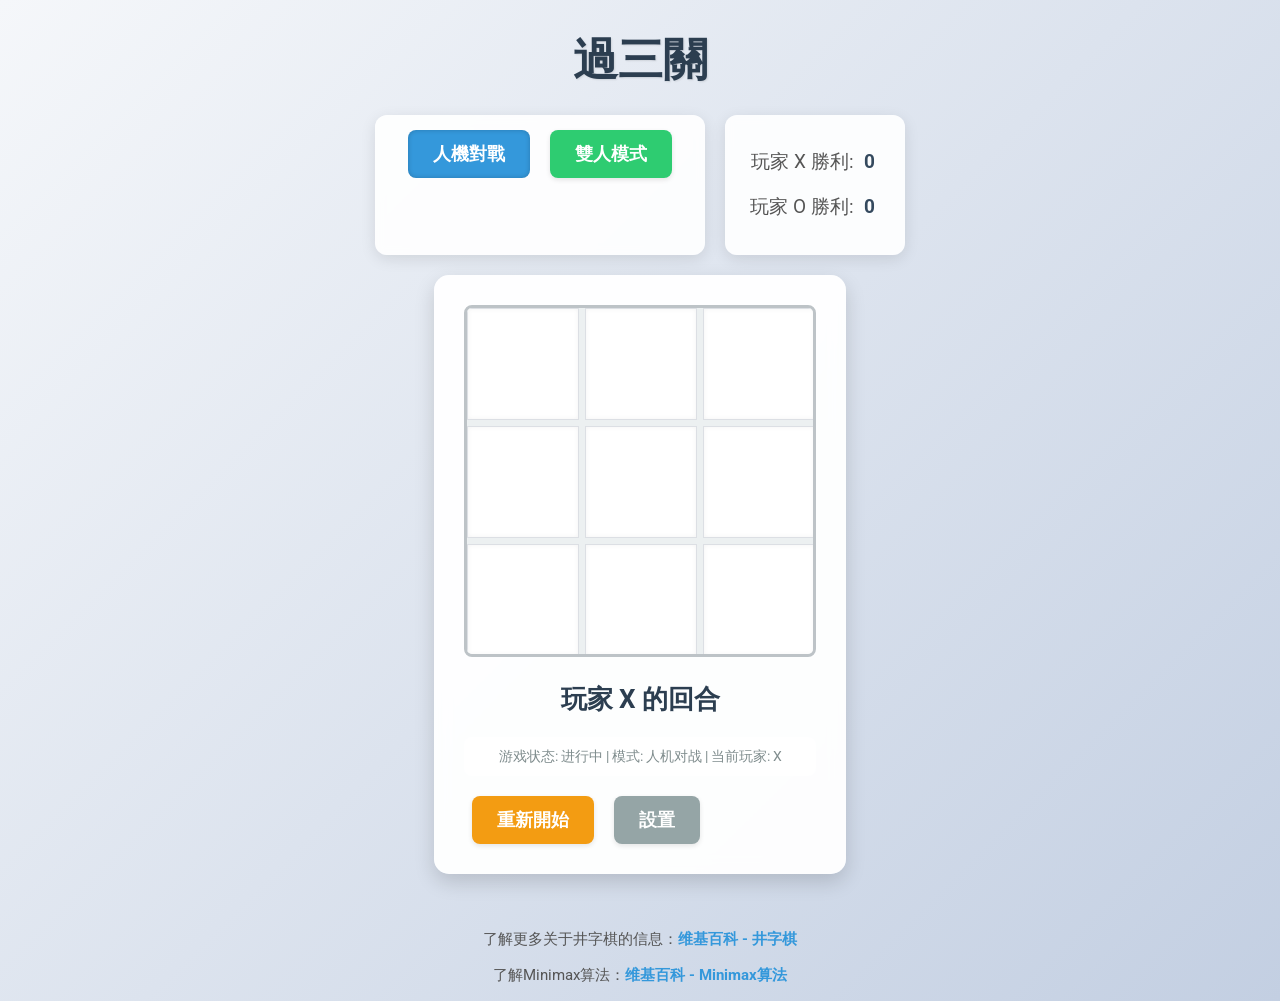
<file: tictactoe.html>
<!DOCTYPE html>
<html lang="zh-TW">
<head>
    <meta charset="UTF-8">
    <meta name="viewport" content="width=device-width, initial-scale=1.0">
    <title>過三關</title>
    <link href="https://fonts.googleapis.com/css2?family=Roboto:wght@400;700&display=swap" rel="stylesheet">
    <style>
        /* CSS样式：现代化游戏界面 */
        body {
            font-family: 'Roboto', sans-serif;
            display: flex;
            flex-direction: column;
            align-items: center;
            justify-content: center;
            min-height: 100vh;
            background: linear-gradient(135deg, #f5f7fa 0%, #c3cfe2 100%); /* 现代渐变背景 */
            margin: 0;
            color: #333;
            overflow: hidden; /* 防止礼炮动画溢出滚动条 */
        }

        h1 {
            color: #2c3e50;
            margin-bottom: 25px;
            font-size: 2.8em;
            text-shadow: 1px 1px 2px rgba(0,0,0,0.1);
        }

        .section-container {
            display: flex;
            gap: 20px;
            margin-bottom: 20px;
            flex-wrap: wrap; /* 适应小屏幕 */
            justify-content: center;
        }

        .game-modes, .game-scores {
            background-color: rgba(255, 255, 255, 0.9);
            padding: 15px 25px;
            border-radius: 12px;
            box-shadow: 0 4px 15px rgba(0, 0, 0, 0.1);
            backdrop-filter: blur(5px); /* 毛玻璃效果 */
        }

        .game-modes button, #resetButton, #settingsButton, .settings-panel button {
            padding: 12px 25px;
            margin: 0 8px; /* 调整按钮间距 */
            font-size: 1.1em;
            cursor: pointer;
            border: none;
            border-radius: 8px;
            transition: all 0.3s ease;
            font-weight: bold;
            box-shadow: 0 2px 5px rgba(0,0,0,0.1);
        }

        .game-modes button {
            background-color: #2ecc71; /* 绿色 */
            color: white;
        }

        .game-modes button:hover {
            background-color: #27ae60;
            transform: translateY(-2px);
        }

        .game-modes button.active {
            background-color: #3498db; /* 蓝色 */
            transform: translateY(0);
            box-shadow: inset 0 0 5px rgba(0,0,0,0.2);
        }

        #resetButton {
            background-color: #f39c12; /* 橙色 */
            color: white;
        }

        #resetButton:hover {
            background-color: #e67e22;
            transform: translateY(-2px);
        }

        #settingsButton {
            background-color: #95a5a6; /* 灰色 */
            color: white;
        }

        #settingsButton:hover {
            background-color: #7f8c8d;
            transform: translateY(-2px);
        }

        .game-container {
            background-color: rgba(255, 255, 255, 0.95);
            padding: 30px;
            border-radius: 15px;
            box-shadow: 0 8px 20px rgba(0, 0, 0, 0.15);
            backdrop-filter: blur(8px);
        }

        .game-board {
            display: grid;
            grid-template-columns: repeat(3, 110px); /* 稍大一点的格子 */
            grid-template-rows: repeat(3, 110px);
            gap: 8px; /* 稍大一点的间隙 */
            background-color: #ecf0f1; /* 浅灰色背景 */
            border: 3px solid #bdc3c7; /* 边框 */
            width: 346px; /* 3*110px + 2*8px gaps + 2*3px border */
            height: 346px;
            border-radius: 8px;
            overflow: hidden; /* 确保圆角 */
        }

        .cell {
            width: 110px;
            height: 110px;
            background-color: #ffffff;
            display: flex;
            justify-content: center;
            align-items: center;
            font-size: 4.5em; /* 更大的字体 */
            font-weight: bold;
            cursor: pointer;
            border: 1px solid #dcdfe4;
            transition: all 0.2s ease-in-out;
            box-shadow: inset 0 0 5px rgba(0,0,0,0.05); /* 轻微内阴影 */
        }

        .cell:hover {
            background-color: #eaf0f6;
            transform: scale(1.03); /* 轻微放大 */
        }

        .cell.x {
            color: #e74c3c; /* 鲜红色 */
            text-shadow: 1px 1px 3px rgba(231,76,60,0.3);
        }

        .cell.o {
            color: #3498db; /* 鲜蓝色 */
            text-shadow: 1px 1px 3px rgba(52,152,219,0.3);
        }

        #gameStatus {
            margin-top: 25px;
            font-size: 1.6em;
            font-weight: bold;
            color: #2c3e50;
            text-align: center;
            min-height: 40px;
        }

        .score-display {
            font-size: 1.2em;
            color: #555;
            text-align: center;
        }

        .score-display span {
            font-weight: bold;
            margin: 0 5px;
            color: #34495e;
        }

        /* 设置面板样式 */
        .settings-panel {
            position: fixed; /* 固定定位 */
            top: 50%;
            left: 50%;
            transform: translate(-50%, -50%);
            background-color: rgba(255, 255, 255, 0.98);
            padding: 30px 40px;
            border-radius: 15px;
            box-shadow: 0 10px 30px rgba(0, 0, 0, 0.25);
            z-index: 1000;
            display: none; /* 默认隐藏 */
            flex-direction: column;
            align-items: center;
            backdrop-filter: blur(10px);
            border: 1px solid rgba(200, 200, 200, 0.5);
        }

        .settings-panel h3 {
            margin-top: 0;
            color: #2980b9;
            font-size: 1.8em;
            margin-bottom: 20px;
        }

        .settings-panel label {
            margin: 15px 0;
            font-size: 1.2em;
            display: flex;
            align-items: center;
            cursor: pointer;
            color: #34495e;
        }

        .settings-panel input[type="checkbox"] {
            margin-left: 15px;
            transform: scale(1.5); /* 放大复选框 */
            accent-color: #3498db; /* 更改复选框颜色 */
        }

        .settings-panel button {
            background-color: #1abc9c; /* 青绿色 */
            color: white;
            margin-top: 20px;
        }

        .settings-panel button:hover {
            background-color: #16a085;
        }

        .settings-panel .close-btn {
            position: absolute;
            top: 15px;
            right: 20px;
            font-size: 2em;
            cursor: pointer;
            color: #aaa;
            transition: color 0.2s;
        }

        .settings-panel .close-btn:hover {
            color: #666;
            transform: rotate(90deg);
        }

        /* 遮罩层 */
        .overlay {
            position: fixed;
            top: 0;
            left: 0;
            width: 100%;
            height: 100%;
            background-color: rgba(0, 0, 0, 0.6);
            z-index: 999;
            display: none; /* 默认隐藏 */
            backdrop-filter: blur(3px); /* 遮罩层也带一点毛玻璃 */
        }

        /* 胜利动画 - 礼炮效果 */
        .confetti-container {
            position: fixed;
            top: 0;
            left: 0;
            width: 100%;
            height: 100%;
            pointer-events: none; /* 允许点击穿透 */
            overflow: hidden;
            z-index: 2000;
        }

        .confetti {
            position: absolute;
            width: 12px; /* 稍大一点 */
            height: 12px;
            background-color: #ffeb3b; /* 黄色 */
            opacity: 0;
            border-radius: 50%; /* 圆形 */
            animation: fall 3s forwards ease-out;
        }

        /* 随机颜色 */
        .confetti:nth-child(2n) { background-color: #e91e63; /* 粉色 */ }
        .confetti:nth-child(3n) { background-color: #9c27b0; /* 紫色 */ }
        .confetti:nth-child(4n) { background-color: #00bcd4; /* 青色 */ }
        .confetti:nth-child(5n) { background-color: #8bc34a; /* 浅绿色 */ }
        .confetti:nth-child(6n) { background-color: #ff5722; /* 深橙色 */ }


        @keyframes fall {
            0% {
                transform: translate(var(--startX), var(--startY)) rotate(0deg) scale(0.8);
                opacity: 0.9;
            }
            100% {
                transform: translate(var(--endX), var(--endY)) rotate(720deg) scale(1.2);
                opacity: 0;
            }
        }

        /* 嘲讽文本动画 */
        .mocking-text {
            position: fixed;
            top: 50%;
            left: 50%;
            transform: translate(-50%, -50%);
            font-size: 3em; /* 更大的字体 */
            font-weight: bold;
            color: #c0392b; /* 暗红色 */
            text-align: center;
            opacity: 0;
            animation: fadeInOutScale 3s forwards;
            z-index: 2000;
            background-color: rgba(255, 255, 255, 0.9);
            padding: 20px 30px;
            border-radius: 15px;
            box-shadow: 0 5px 15px rgba(0,0,0,0.2);
            border: 2px solid #e74c3c;
        }

        @keyframes fadeInOutScale {
            0% { opacity: 0; transform: translate(-50%, -50%) scale(0.7); }
            10% { opacity: 1; transform: translate(-50%, -50%) scale(1.1); }
            90% { opacity: 1; transform: translate(-50%, -50%) scale(1.1); }
            100% { opacity: 0; transform: translate(-50%, -50%) scale(0.8); }
        }

        /* 网站链接的样式 */
        .footer-link {
            margin-top: 40px;
            font-size: 0.95em;
            color: #555;
            text-align: center;
        }

        .footer-link a {
            color: #3498db;
            text-decoration: none;
            font-weight: bold;
        }

        .footer-link a:hover {
            text-decoration: underline;
        }
        
        .debug-info {
            background-color: rgba(255, 255, 255, 0.7);
            padding: 10px;
            border-radius: 8px;
            margin-top: 15px;
            font-size: 0.9em;
            color: #7f8c8d;
            text-align: center;
            max-width: 346px;
        }
    </style>
</head>
<body>
    <h1>過三關</h1>

    <div class="section-container">
        <div class="game-modes">
            <button id="onePlayerModeBtn" class="active">人機對戰</button>
            <button id="twoPlayersModeBtn">雙人模式</button>
        </div>

        <div class="game-scores">
            <p class="score-display">玩家 X 勝利: <span id="playerXScore">0</span></p>
            <p class="score-display">玩家 O 勝利: <span id="playerOScore">0</span></p>
        </div>
    </div>

    <div class="game-container">
        <div class="game-board" id="gameBoard">
            </div>
        <div id="gameStatus"></div>
        <div class="debug-info" id="debugInfo">遊戲狀態: 等待開始</div>
        <div style="margin-top: 20px;">
            <button id="resetButton">重新開始</button>
            <button id="settingsButton">設置</button>
        </div>
    </div>

    <div class="settings-panel" id="settingsPanel">
        <span class="close-btn" id="closeSettingsBtn">&times;</span>
        <h3>遊戲設置</h3>
        <label>
            <input type="checkbox" id="animationToggle" checked>
            啟用遊戲結束動畫
        </label>
        <button id="resetScoresBtn">重置對戰記錄</button>
    </div>

    <div class="overlay" id="overlay"></div>

    <div class="footer-link">
        <p>了解更多关于井字棋的信息：<a href="https://zh.wikipedia.org/wiki/%E4%BA%95%E5%AD%97%E6%A3%8B" target="_blank">维基百科 - 井字棋</a></p>
        <p>了解Minimax算法：<a href="https://zh.wikipedia.org/wiki/%E6%9C%80%E5%B0%8F%E6%9C%80%E5%A4%A7%E5%8C%96%E7%AE%97%E6%B3%95" target="_blank">维基百科 - Minimax算法</a></p>
    </div>

    <script>
        /* JavaScript逻辑：控制游戏行为 - 已修复电脑代点击问题 */

        // 获取DOM元素
        const gameBoard = document.getElementById('gameBoard');
        const gameStatus = document.getElementById('gameStatus');
        const debugInfo = document.getElementById('debugInfo');
        const resetButton = document.getElementById('resetButton');
        const onePlayerModeBtn = document.getElementById('onePlayerModeBtn');
        const twoPlayersModeBtn = document.getElementById('twoPlayersModeBtn');
        const playerXScoreDisplay = document.getElementById('playerXScore');
        const playerOScoreDisplay = document.getElementById('playerOScore');
        const settingsButton = document.getElementById('settingsButton');
        const settingsPanel = document.getElementById('settingsPanel');
        const closeSettingsBtn = document.getElementById('closeSettingsBtn');
        const animationToggle = document.getElementById('animationToggle');
        const resetScoresBtn = document.getElementById('resetScoresBtn');
        const overlay = document.getElementById('overlay');

        // 游戏状态变量
        let board = ['', '', '', '', '', '', '', '', '']; // 井字棋盘状态
        let currentPlayer = 'X'; // 当前玩家，可以是'X'或'O'
        let gameActive = false; // 游戏是否正在进行
        let isSinglePlayerMode = true; // 是否为单人模式（默认为人机对战）
        let playerXScore = 0; // 玩家X的胜利次数
        let playerOScore = 0; // 玩家O（或电脑）的胜利次数
        let enableAnimations = true; // 控制动画是否开启

        // 胜利条件（所有可能的赢法）
        const winningConditions = [
            [0, 1, 2], [3, 4, 5], [6, 7, 8], // 行
            [0, 3, 6], [1, 4, 7], [2, 5, 8], // 列
            [0, 4, 8], [2, 4, 6]             // 对角线
        ];

        // 电脑嘲讽语句 (针对真人玩家失败)
        const mockingPhrases = [
            "哈哈，就咁？",
            "你係咪未醒啊？",
            "练多嘀，輸多嘀 :p",
            "？呵呵呵呵呵呵呵呵呵呵...",
            "太慢啦，我杯咖啡都凍咗啦！",
            "嗯，唔错既嘗試，不過下次唔好再試。",
            "我合埋眼都可以赢你。",
            "你确定你玩既係過三關？"        ];

        // --- 游戏初始化和重置 ---

        // 初始化游戏板
        function initializeGame() {
            gameBoard.innerHTML = ''; // 清空棋盘
            board.forEach((_cell, index) => {
                const cell = document.createElement('div');
                cell.classList.add('cell');
                cell.dataset.index = index; // 存储单元格的索引
                cell.addEventListener('click', handleCellClick);
                gameBoard.appendChild(cell);
            });
            loadScores(); // 加载成绩
            loadSettings(); // 加载设置
            resetGame(); // 调用重置函数来设置初始状态
        }

        // 重置游戏状态
        function resetGame() {
            board = ['', '', '', '', '', '', '', '', '']; // 清空棋盘数据
            currentPlayer = 'X'; // 'X' 总是先手
            gameActive = true; // 游戏开始
            gameStatus.textContent = `玩家 ${currentPlayer} 的回合`; // 更新状态显示
            debugInfo.textContent = `游戏状态: 进行中 | 模式: ${isSinglePlayerMode ? '人机对战' : '双人模式'} | 当前玩家: ${currentPlayer}`;
            document.querySelectorAll('.cell').forEach(cell => {
                cell.textContent = ''; // 清空格子内容
                cell.classList.remove('x', 'o'); // 移除样式
            });
            hideAnimations(); // 隐藏所有动画效果
        }

        // --- 模式切换 ---

        onePlayerModeBtn.addEventListener('click', () => {
            isSinglePlayerMode = true;
            onePlayerModeBtn.classList.add('active');
            twoPlayersModeBtn.classList.remove('active');
            resetGame();
            gameStatus.textContent = `人機對戰：玩家 ${currentPlayer} 的回合`;
            debugInfo.textContent = `遊戲狀態: 進行中 | 模式: 人機對戰 | 當前玩家: ${currentPlayer}`;
        });

        twoPlayersModeBtn.addEventListener('click', () => {
            isSinglePlayerMode = false;
            twoPlayersModeBtn.classList.add('active');
            onePlayerModeBtn.classList.remove('active');
            resetGame();
            gameStatus.textContent = `雙人模式：玩家 ${currentPlayer} 的回合`;
            debugInfo.textContent = `遊戲狀態: 進行中 | 模式: 雙人模式 |當前玩家: ${currentPlayer}`;
        });

        // --- 玩家和电脑的移动逻辑 ---

        // 处理单元格点击事件
        function handleCellClick(event) {
            const clickedCell = event.target;
            const clickedCellIndex = parseInt(clickedCell.dataset.index);

            // 如果单元格已被占用或游戏未激活，则不执行任何操作
            if (board[clickedCellIndex] !== '' || !gameActive) {
                return;
            }

            // 更新棋盘状态并显示玩家标记
            updateCell(clickedCell, clickedCellIndex);
            checkGameStatus(); // 检查游戏是否结束
        }

        // 更新单元格内容和样式
        function updateCell(cell, index) {
            board[index] = currentPlayer;
            cell.textContent = currentPlayer;
            cell.classList.add(currentPlayer.toLowerCase()); // 添加 'x' 或 'o' 类
        }

        // 切换玩家
        function changePlayer() {
            currentPlayer = currentPlayer === 'X' ? 'O' : 'X';
            gameStatus.textContent = `玩家 ${currentPlayer} 的回合`;
            debugInfo.textContent = `遊戲狀態: 進行中 | 模式: ${isSinglePlayerMode ? '人機對戰' : '雙人模式'} | 當前玩家: ${currentPlayer}`;
            
            // 如果是单人模式且轮到电脑，则触发电脑移动
            if (isSinglePlayerMode && gameActive && currentPlayer === 'O') {
                setTimeout(handleComputerMove, 700); // 延迟电脑移动，增加用户体验
            }
        }

        // --- Minimax AI 逻辑 ---

        // 检查当前状态是否有赢家
        function checkWinner(currentBoard) {
            for (let i = 0; i < winningConditions.length; i++) {
                const [a, b, c] = winningConditions[i];
                if (currentBoard[a] && currentBoard[a] === currentBoard[b] && currentBoard[a] === currentBoard[c]) {
                    return currentBoard[a]; // 返回赢家 'X' 或 'O'
                }
            }
            return null; // 没有赢家
        }

        // 检查是否平局
        function checkDraw(currentBoard) {
            return !checkWinner(currentBoard) && currentBoard.every(cell => cell !== '');
        }

        // Minimax 核心算法
        function minimax(newBoard, player) {
            const humanPlayer = 'X';
            const aiPlayer = 'O';

            // 检查终止状态
            let win = checkWinner(newBoard);
            if (win === humanPlayer) {
                return { score: -10 }; // 玩家X赢，对AI是负分
            } else if (win === aiPlayer) {
                return { score: 10 }; // 玩家O赢，对AI是正分
            } else if (checkDraw(newBoard)) {
                return { score: 0 }; // 平局
            }

            // 收集空位
            let availableSpots = [];
            for (let i = 0; i < newBoard.length; i++) {
                if (newBoard[i] === '') {
                    availableSpots.push(i);
                }
            }

            let moves = []; // 存储所有可能的移动及其分数

            for (let i = 0; i < availableSpots.length; i++) {
                let move = {};
                move.index = availableSpots[i];
                newBoard[availableSpots[i]] = player; // 尝试进行这个移动

                if (player === aiPlayer) {
                    let result = minimax(newBoard, humanPlayer); // 递归调用，模拟对手的回合
                    move.score = result.score;
                } else {
                    let result = minimax(newBoard, aiPlayer); // 递归调用，模拟AI的回合
                    move.score = result.score;
                }

                newBoard[availableSpots[i]] = ''; // 撤销移动，恢复棋盘状态进行下一次尝试
                moves.push(move);
            }

            // 根据当前玩家选择最优的移动
            let bestMove;
            if (player === aiPlayer) {
                let bestScore = -Infinity;
                for (let i = 0; i < moves.length; i++) {
                    if (moves[i].score > bestScore) {
                        bestScore = moves[i].score;
                        bestMove = i;
                    }
                }
            } else {
                let bestScore = Infinity;
                for (let i = 0; i < moves.length; i++) {
                    if (moves[i].score < bestScore) {
                        bestScore = moves[i].score;
                        bestMove = i;
                    }
                }
            }
            return moves[bestMove];
        }

        // 处理电脑移动（Minimax AI） - 已修复：添加当前玩家检查
        function handleComputerMove() {
            // 关键修复：确保只在电脑的回合执行移动
            if (!gameActive || currentPlayer !== 'O') {
                debugInfo.textContent = `遊戲狀態: ${gameActive ? '進行中' : '已結束'} | 模式: 人機對戰 | 當前玩家: ${currentPlayer} | 電腦移動: 跳過`;
                return;
            }
            
            const bestMove = minimax(board, 'O'); // 计算最佳移动
            const computerMoveIndex = bestMove.index;
            const computerCell = document.querySelector(`.cell[data-index="${computerMoveIndex}"]`);
            
            debugInfo.textContent = `遊戲狀態: 進行中 | 模式: 人機對戰 | 當前玩家: ${currentPlayer} | 電腦移動: ${computerMoveIndex}`;
            
            updateCell(computerCell, computerMoveIndex);
            checkGameStatus();
        }

        // --- 游戏状态检查 ---

        // 检查游戏是否结束（赢或平局）
        function checkGameStatus() {
            let winner = checkWinner(board); // 使用新的checkWinner函数
            
            if (winner) {
                gameStatus.textContent = `玩家 ${winner} 赢了!`;
                gameActive = false; // 游戏结束
                updateScore(winner); // 更新成绩
                debugInfo.textContent = `遊戲狀態: 已結束 | 勝利者: ${winner}`;
                if (enableAnimations) {
                    if (isSinglePlayerMode && winner === 'O') { // 单人模式下电脑胜利，真人玩家失败
                        showLoseMocking();
                    } else { // 其他情况胜利 (玩家X胜利或双人模式)
                        showWinAnimation();
                    }
                }
                return;
            }

            // 检查平局
            let roundDraw = checkDraw(board); // 使用新的checkDraw函数
            if (roundDraw) {
                gameStatus.textContent = `平局!`;
                gameActive = false;
                debugInfo.textContent = `遊戲狀態: 已結束 | 結果: 平局`;
                return;
            }

            // 如果游戏未结束，则切换玩家
            changePlayer();
        }

        // --- 成绩记录 ---

        // 更新成绩
        function updateScore(winner) {
            if (winner === 'X') {
                playerXScore++;
            } else if (winner === 'O') {
                playerOScore++;
            }
            saveScores(); // 保存成绩到本地存储
            renderScores(); // 更新显示
        }

        // 渲染成绩到页面
        function renderScores() {
            playerXScoreDisplay.textContent = playerXScore;
            playerOScoreDisplay.textContent = playerOScore;
        }

        // 保存成绩到本地存储
        function saveScores() {
            localStorage.setItem('tictactoe_playerXScore', playerXScore);
            localStorage.setItem('tictactoe_playerOScore', playerOScore);
        }

        // 从本地存储加载成绩
        function loadScores() {
            playerXScore = parseInt(localStorage.getItem('tictactoe_playerXScore')) || 0;
            playerOScore = parseInt(localStorage.getItem('tictactoe_playerOScore')) || 0;
            renderScores();
        }

        // 重置所有对战成绩
        function resetAllScores() {
            if (confirm("确定要清空所有對戰記錄嗎？")) {
                playerXScore = 0;
                playerOScore = 0;
                saveScores();
                renderScores();
                alert("對戰記錄已清空！");
            }
        }

        // --- 动画效果 ---

        // 显示胜利礼炮动画
        function showWinAnimation() {
            const confettiContainer = document.createElement('div');
            confettiContainer.classList.add('confetti-container');
            document.body.appendChild(confettiContainer);

            for (let i = 0; i < 60; i++) { // 生成更多礼炮碎片
                const confetti = document.createElement('div');
                confetti.classList.add('confetti');
                // 随机起始位置和结束位置
                const startX = Math.random() * window.innerWidth;
                const startY = Math.random() * window.innerHeight * 0.2; // 从顶部下落
                const endX = startX + (Math.random() - 0.5) * 400; // 水平扩散
                const endY = window.innerHeight + Math.random() * 200; // 落到屏幕下方

                confetti.style.setProperty('--startX', `${startX}px`);
                confetti.style.setProperty('--startY', `${startY}px`);
                confetti.style.setProperty('--endX', `${endX}px`);
                confetti.style.setProperty('--endY', `${endY}px`);
                confetti.style.animationDelay = `${Math.random() * 0.8}s`; // 随机延迟
                confettiContainer.appendChild(confetti);
            }

            setTimeout(() => {
                confettiContainer.remove(); // 3秒后移除礼炮容器
            }, 3000);
        }

        // 显示失败嘲讽语句
        function showLoseMocking() {
            const mockingTextDiv = document.createElement('div');
            mockingTextDiv.classList.add('mocking-text');
            const randomPhrase = mockingPhrases[Math.floor(Math.random() * mockingPhrases.length)];
            mockingTextDiv.textContent = randomPhrase;
            document.body.appendChild(mockingTextDiv);

            setTimeout(() => {
                mockingTextDiv.remove(); // 3秒后移除嘲讽文本
            }, 3000);
        }

        // 隐藏所有动画效果（在重置游戏时调用）
        function hideAnimations() {
            const confettiContainers = document.querySelectorAll('.confetti-container');
            confettiContainers.forEach(container => container.remove());
            const mockingTexts = document.querySelectorAll('.mocking-text');
            mockingTexts.forEach(text => text.remove());
        }

        // --- 设置面板逻辑 ---

        // 打开设置面板
        settingsButton.addEventListener('click', () => {
            settingsPanel.style.display = 'flex';
            overlay.style.display = 'block';
        });

        // 关闭设置面板
        closeSettingsBtn.addEventListener('click', () => {
            settingsPanel.style.display = 'none';
            overlay.style.display = 'none';
        });

        // 点击遮罩层关闭设置面板
        overlay.addEventListener('click', () => {
            settingsPanel.style.display = 'none';
            overlay.style.display = 'none';
        });

        // 动画开关切换
        animationToggle.addEventListener('change', () => {
            enableAnimations = animationToggle.checked;
            saveSettings(); // 保存设置
        });

        // 从本地存储加载设置
        function loadSettings() {
            const savedAnimationSetting = localStorage.getItem('tictactoe_enableAnimations');
            if (savedAnimationSetting !== null) {
                enableAnimations = (savedAnimationSetting === 'true');
                animationToggle.checked = enableAnimations;
            }
        }

        // 保存设置到本地存储
        function saveSettings() {
            localStorage.setItem('tictactoe_enableAnimations', enableAnimations);
        }

        // 重置成绩按钮点击事件
        resetScoresBtn.addEventListener('click', resetAllScores);

        // --- 事件监听器 ---

        resetButton.addEventListener('click', resetGame); // 重置按钮点击事件

        // 页面加载完成后初始化游戏
        document.addEventListener('DOMContentLoaded', initializeGame);
    </script>
</body>
</html>
</file>
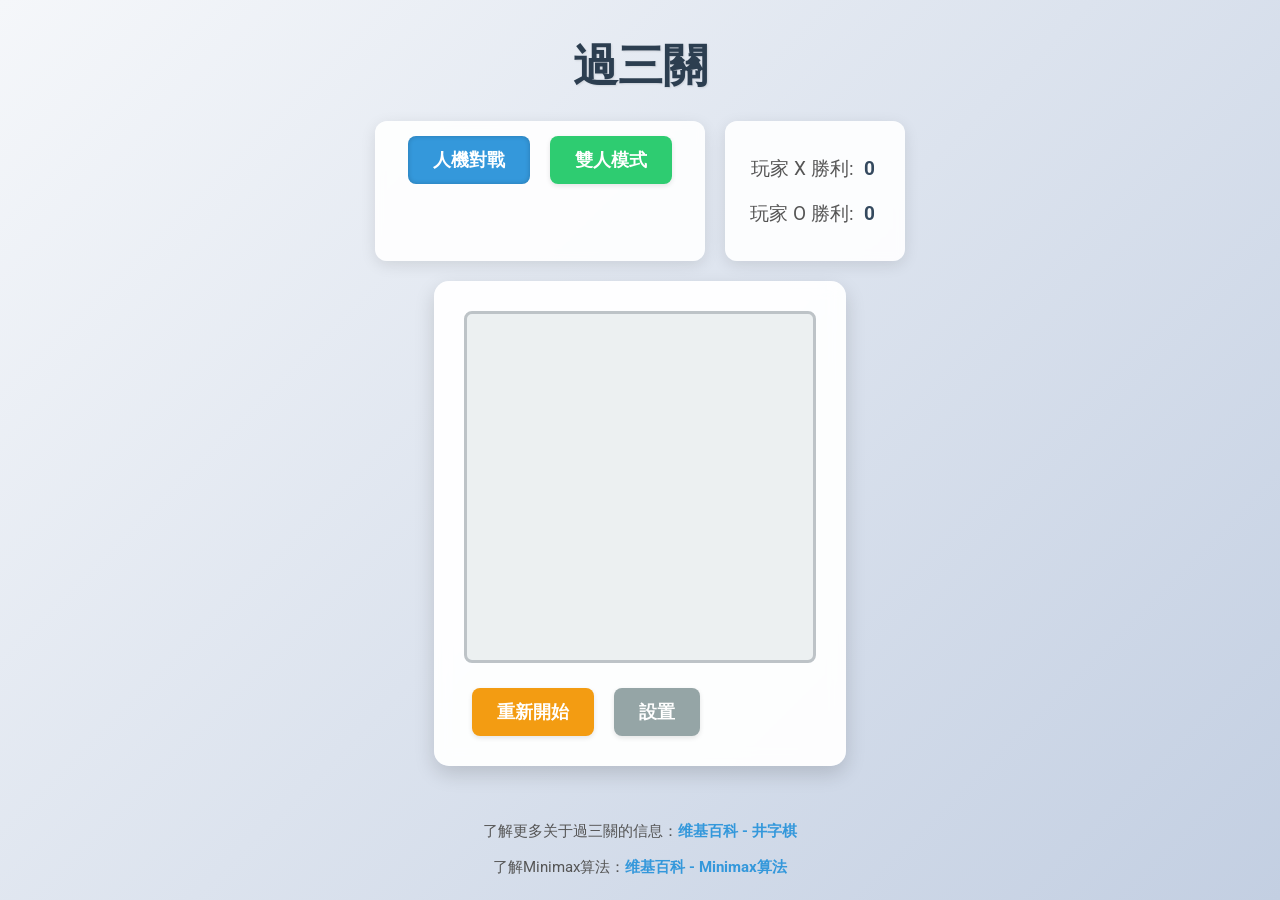
<file: tictoctoe(2).html>
<!DOCTYPE html>
<html lang="zh-CN">
<head>
    <meta charset="UTF-8">
    <meta name="viewport" content="width=device-width, initial-scale=1.0">
    <title>過三關</title>
    <link href="https://fonts.googleapis.com/css2?family=Roboto:wght@400;700&display=swap" rel="stylesheet">
    <style>
        /* CSS样式：现代化游戏界面 */
        body {
            font-family: 'Roboto', sans-serif;
            display: flex;
            flex-direction: column;
            align-items: center;
            justify-content: center;
            min-height: 100vh;
            background: linear-gradient(135deg, #f5f7fa 0%, #c3cfe2 100%); /* 现代渐变背景 */
            margin: 0;
            color: #333;
            overflow: hidden; /* 防止礼炮动画溢出滚动条 */
        }

        h1 {
            color: #2c3e50;
            margin-bottom: 25px;
            font-size: 2.8em;
            text-shadow: 1px 1px 2px rgba(0,0,0,0.1);
        }

        .section-container {
            display: flex;
            gap: 20px;
            margin-bottom: 20px;
            flex-wrap: wrap; /* 适应小屏幕 */
            justify-content: center;
        }

        .game-modes, .game-scores {
            background-color: rgba(255, 255, 255, 0.9);
            padding: 15px 25px;
            border-radius: 12px;
            box-shadow: 0 4px 15px rgba(0, 0, 0, 0.1);
            backdrop-filter: blur(5px); /* 毛玻璃效果 */
        }

        .game-modes button, #resetButton, #settingsButton, .settings-panel button {
            padding: 12px 25px;
            margin: 0 8px; /* 调整按钮间距 */
            font-size: 1.1em;
            cursor: pointer;
            border: none;
            border-radius: 8px;
            transition: all 0.3s ease;
            font-weight: bold;
            box-shadow: 0 2px 5px rgba(0,0,0,0.1);
        }

        .game-modes button {
            background-color: #2ecc71; /* 绿色 */
            color: white;
        }

        .game-modes button:hover {
            background-color: #27ae60;
            transform: translateY(-2px);
        }

        .game-modes button.active {
            background-color: #3498db; /* 蓝色 */
            transform: translateY(0);
            box-shadow: inset 0 0 5px rgba(0,0,0,0.2);
        }

        #resetButton {
            background-color: #f39c12; /* 橙色 */
            color: white;
        }

        #resetButton:hover {
            background-color: #e67e22;
            transform: translateY(-2px);
        }

        #settingsButton {
            background-color: #95a5a6; /* 灰色 */
            color: white;
        }

        #settingsButton:hover {
            background-color: #7f8c8d;
            transform: translateY(-2px);
        }

        .game-container {
            background-color: rgba(255, 255, 255, 0.95);
            padding: 30px;
            border-radius: 15px;
            box-shadow: 0 8px 20px rgba(0, 0, 0, 0.15);
            backdrop-filter: blur(8px);
        }

        .game-board {
            display: grid;
            grid-template-columns: repeat(3, 110px); /* 稍大一点的格子 */
            grid-template-rows: repeat(3, 110px);
            gap: 8px; /* 稍大一点的间隙 */
            background-color: #ecf0f1; /* 浅灰色背景 */
            border: 3px solid #bdc3c7; /* 边框 */
            width: 346px; /* 3*110px + 2*8px gaps + 2*3px border */
            height: 346px;
            border-radius: 8px;
            overflow: hidden; /* 确保圆角 */
        }

        .cell {
            width: 110px;
            height: 110px;
            background-color: #ffffff;
            display: flex;
            justify-content: center;
            align-items: center;
            font-size: 4.5em; /* 更大的字体 */
            font-weight: bold;
            cursor: pointer;
            border: 1px solid #dcdfe4;
            transition: all 0.2s ease-in-out;
            box-shadow: inset 0 0 5px rgba(0,0,0,0.05); /* 轻微内阴影 */
        }

        .cell:hover {
            background-color: #eaf0f6;
            transform: scale(1.03); /* 轻微放大 */
        }

        .cell.x {
            color: #e74c3c; /* 鲜红色 */
            text-shadow: 1px 1px 3px rgba(231,76,60,0.3);
        }

        .cell.o {
            color: #3498db; /* 鲜蓝色 */
            text-shadow: 1px 1px 3px rgba(52,152,219,0.3);
        }

        #gameStatus {
            margin-top: 25px;
            font-size: 1.6em;
            font-weight: bold;
            color: #2c3e50;
            text-align: center;
        }

        .score-display {
            font-size: 1.2em;
            color: #555;
            text-align: center;
        }

        .score-display span {
            font-weight: bold;
            margin: 0 5px;
            color: #34495e;
        }

        /* 设置面板样式 */
        .settings-panel {
            position: fixed; /* 固定定位 */
            top: 50%;
            left: 50%;
            transform: translate(-50%, -50%);
            background-color: rgba(255, 255, 255, 0.98);
            padding: 30px 40px;
            border-radius: 15px;
            box-shadow: 0 10px 30px rgba(0, 0, 0, 0.25);
            z-index: 1000;
            display: none; /* 默认隐藏 */
            flex-direction: column;
            align-items: center;
            backdrop-filter: blur(10px);
            border: 1px solid rgba(200, 200, 200, 0.5);
        }

        .settings-panel h3 {
            margin-top: 0;
            color: #2980b9;
            font-size: 1.8em;
            margin-bottom: 20px;
        }

        .settings-panel label {
            margin: 15px 0;
            font-size: 1.2em;
            display: flex;
            align-items: center;
            cursor: pointer;
            color: #34495e;
        }

        .settings-panel input[type="checkbox"] {
            margin-left: 15px;
            transform: scale(1.5); /* 放大复选框 */
            accent-color: #3498db; /* 更改复选框颜色 */
        }

        .settings-panel button {
            background-color: #1abc9c; /* 青绿色 */
            color: white;
            margin-top: 20px;
        }

        .settings-panel button:hover {
            background-color: #16a085;
        }

        .settings-panel .close-btn {
            position: absolute;
            top: 15px;
            right: 20px;
            font-size: 2em;
            cursor: pointer;
            color: #aaa;
            transition: color 0.2s;
        }

        .settings-panel .close-btn:hover {
            color: #666;
            transform: rotate(90deg);
        }

        /* 遮罩层 */
        .overlay {
            position: fixed;
            top: 0;
            left: 0;
            width: 100%;
            height: 100%;
            background-color: rgba(0, 0, 0, 0.6);
            z-index: 999;
            display: none; /* 默认隐藏 */
            backdrop-filter: blur(3px); /* 遮罩层也带一点毛玻璃 */
        }

        /* 胜利动画 - 礼炮效果 */
        .confetti-container {
            position: fixed;
            top: 0;
            left: 0;
            width: 100%;
            height: 100%;
            pointer-events: none; /* 允许点击穿透 */
            overflow: hidden;
            z-index: 2000;
        }

        .confetti {
            position: absolute;
            width: 12px; /* 稍大一点 */
            height: 12px;
            background-color: #ffeb3b; /* 黄色 */
            opacity: 0;
            border-radius: 50%; /* 圆形 */
            animation: fall 3s forwards ease-out;
        }

        /* 随机颜色 */
        .confetti:nth-child(2n) { background-color: #e91e63; /* 粉色 */ }
        .confetti:nth-child(3n) { background-color: #9c27b0; /* 紫色 */ }
        .confetti:nth-child(4n) { background-color: #00bcd4; /* 青色 */ }
        .confetti:nth-child(5n) { background-color: #8bc34a; /* 浅绿色 */ }
        .confetti:nth-child(6n) { background-color: #ff5722; /* 深橙色 */ }


        @keyframes fall {
            0% {
                transform: translate(var(--startX), var(--startY)) rotate(0deg) scale(0.8);
                opacity: 0.9;
            }
            100% {
                transform: translate(var(--endX), var(--endY)) rotate(720deg) scale(1.2);
                opacity: 0;
            }
        }

        /* 嘲讽文本动画 */
        .mocking-text {
            position: fixed;
            top: 50%;
            left: 50%;
            transform: translate(-50%, -50%);
            font-size: 3em; /* 更大的字体 */
            font-weight: bold;
            color: #c0392b; /* 暗红色 */
            text-align: center;
            opacity: 0;
            animation: fadeInOutScale 3s forwards;
            z-index: 2000;
            background-color: rgba(255, 255, 255, 0.9);
            padding: 20px 30px;
            border-radius: 15px;
            box-shadow: 0 5px 15px rgba(0,0,0,0.2);
            border: 2px solid #e74c3c;
        }

        @keyframes fadeInOutScale {
            0% { opacity: 0; transform: translate(-50%, -50%) scale(0.7); }
            10% { opacity: 1; transform: translate(-50%, -50%) scale(1.1); }
            90% { opacity: 1; transform: translate(-50%, -50%) scale(1.1); }
            100% { opacity: 0; transform: translate(-50%, -50%) scale(0.8); }
        }

        /* 网站链接的样式 */
        .footer-link {
            margin-top: 40px;
            font-size: 0.95em;
            color: #555;
            text-align: center;
        }

        .footer-link a {
            color: #3498db;
            text-decoration: none;
            font-weight: bold;
        }

        .footer-link a:hover {
            text-decoration: underline;
        }
    </style>
</head>
<body>
    <h1>過三關</h1>

    <div class="section-container">
        <div class="game-modes">
            <button id="onePlayerModeBtn" class="active">人機對戰</button>
            <button id="twoPlayersModeBtn">雙人模式</button>
        </div>

        <div class="game-scores">
            <p class="score-display">玩家 X 勝利: <span id="playerXScore">0</span></p>
            <p class="score-display">玩家 O 勝利: <span id="playerOScore">0</span></p>
        </div>
    </div>

    <div class="game-container">
        <div class="game-board" id="gameBoard">
            </div>
        <div id="gameStatus"></div>
        <div style="margin-top: 20px;">
            <button id="resetButton">重新開始</button>
            <button id="settingsButton">設置</button>
        </div>
    </div>

    <div class="settings-panel" id="settingsPanel">
        <span class="close-btn" id="closeSettingsBtn">&times;</span>
        <h3>游戏设置</h3>
        <label>
            <input type="checkbox" id="animationToggle" checked>
            開啟遊戲結束動畫 
        </label>
        <button id="resetScoresBtn">重置對戰記錄</button>
    </div>

    <div class="overlay" id="overlay"></div>

    <div class="footer-link">
        <p>了解更多关于過三關的信息：<a href="https://zh.wikipedia.org/wiki/%E4%BA%95%E5%AD%97%E6%A3%8B" target="_blank">维基百科 - 井字棋</a></p>
        <p>了解Minimax算法：<a href="https://zh.wikipedia.org/wiki/%E6%9C%80%E5%B0%8F%E6%9C%80%E5%A4%A7%E5%8C%96%E7%AE%97%E6%B3%95" target="_blank">维基百科 - Minimax算法</a></p>
    </div>

    <script>
        /* JavaScript逻辑：控制游戏行为 */

        // 获取DOM元素
        const gameBoard = document.getElementById('gameBoard');
        const gameStatus = document.getElementById('gameStatus');
        const resetButton = document.getElementById('resetButton');
        const onePlayerModeBtn = document.getElementById('onePlayerModeBtn');
        const twoPlayersModeBtn = document.getElementById('twoPlayersModeBtn');
        const playerXScoreDisplay = document.getElementById('playerXScore');
        const playerOScoreDisplay = document.getElementById('playerOScore');
        const settingsButton = document.getElementById('settingsButton');
        const settingsPanel = document.getElementById('settingsPanel');
        const closeSettingsBtn = document.getElementById('closeSettingsBtn');
        const animationToggle = document.getElementById('animationToggle');
        const resetScoresBtn = document.getElementById('resetScoresBtn');
        const overlay = document.getElementById('overlay');

        // 游戏状态变量
        let board = ['', '', '', '', '', '', '', '', '']; // 井字棋盘状态
        let currentPlayer = 'X'; // 当前玩家，可以是'X'或'O'
        let gameActive = false; // 游戏是否正在进行
        let isSinglePlayerMode = true; // 是否为单人模式（默认为人机对战）
        let playerXScore = 0; // 玩家X的胜利次数
        let playerOScore = 0; // 玩家O（或电脑）的胜利次数
        let enableAnimations = true; // 控制动画是否开启

        // 胜利条件（所有可能的赢法）
        const winningConditions = [
            [0, 1, 2], [3, 4, 5], [6, 7, 8], // 行
            [0, 3, 6], [1, 4, 7], [2, 5, 8], // 列
            [0, 4, 8], [2, 4, 6]             // 对角线
        ];

        // 电脑嘲讽语句 (针对真人玩家失败)
        const mockingPhrases = [
            "哈哈，就咁？",
            "你係咪未醒啊？",
            "练多嘀，輸多嘀 :p",
            "？呵呵呵呵呵呵呵呵呵呵...",
            "太慢啦，我杯咖啡都凍咗啦！",
            "嗯，唔错既嘗試，不過下次唔好再試。",
            "我合埋眼都可以赢你。",
            "你确定你玩既係過三關？"
        ];

        // --- 游戏初始化和重置 ---

        // 初始化游戏板
        function initializeGame() {
            gameBoard.innerHTML = ''; // 清空棋盘
            board.forEach((_cell, index) => {
                const cell = document.createElement('div');
                cell.classList.add('cell');
                cell.dataset.index = index; // 存储单元格的索引
                cell.addEventListener('click', handleCellClick);
                gameBoard.appendChild(cell);
            });
            loadScores(); // 加载成绩
            loadSettings(); // 加载设置
            resetGame(); // 调用重置函数来设置初始状态
        }

        // 重置游戏状态
        function resetGame() {
            board = ['', '', '', '', '', '', '', '', '']; // 清空棋盘数据
            currentPlayer = 'X'; // 'X' 总是先手
            gameActive = true; // 游戏开始
            gameStatus.textContent = `玩家 ${currentPlayer} 的回合`; // 更新状态显示
            document.querySelectorAll('.cell').forEach(cell => {
                cell.textContent = ''; // 清空格子内容
                cell.classList.remove('x', 'o'); // 移除样式
            });
            hideAnimations(); // 隐藏所有动画效果
            if (isSinglePlayerMode && currentPlayer === 'O') {
                // 如果电脑是先手，则立即进行第一步
                setTimeout(handleComputerMove, 500);
            }
        }

        // --- 模式切换 ---

        onePlayerModeBtn.addEventListener('click', () => {
            isSinglePlayerMode = true;
            onePlayerModeBtn.classList.add('active');
            twoPlayersModeBtn.classList.remove('active');
            resetGame();
            gameStatus.textContent = `人機對戰：玩家 ${currentPlayer} 的回合`;

        twoPlayersModeBtn.addEventListener('click', () => {
            isSinglePlayerMode = false;
            twoPlayersModeBtn.classList.add('active');
            onePlayerModeBtn.classList.remove('active');
            resetGame();
            gameStatus.textContent = `雙人模式：玩家 ${currentPlayer} 的回合`;
        });

        // --- 玩家和电脑的移动逻辑 ---

        // 处理单元格点击事件
        function handleCellClick(event) {
            const clickedCell = event.target;
            const clickedCellIndex = parseInt(clickedCell.dataset.index);

            // 如果单元格已被占用或游戏未激活，则不执行任何操作
            if (board[clickedCellIndex] !== '' || !gameActive) {
                return;
            }

            // 更新棋盘状态并显示玩家标记
            updateCell(clickedCell, clickedCellIndex);
            checkGameStatus(); // 检查游戏是否结束

            // 如果是单人模式且游戏仍在进行且当前是电脑的回合
            if (isSinglePlayerMode && gameActive && currentPlayer === 'O') {
                setTimeout(handleComputerMove, 700); // 延迟电脑移动，增加用户体验
            }
        }

        // 更新单元格内容和样式
        function updateCell(cell, index) {
            board[index] = currentPlayer;
            cell.textContent = currentPlayer;
            cell.classList.add(currentPlayer.toLowerCase()); // 添加 'x' 或 'o' 类
        }

        // 切换玩家
        function changePlayer() {
            currentPlayer = currentPlayer === 'X'?'O':'X';
            gameStatus.textContent = `玩家 ${currentPlayer} 的回合`;
        }

        // --- Minimax AI 逻辑 ---

        // 检查当前状态是否有赢家
        function checkWinner(currentBoard) {
            for (let i = 0; i < winningConditions.length; i++) {
                const [a, b, c] = winningConditions[i];
                if (currentBoard[a] && currentBoard[a] === currentBoard[b] && currentBoard[a] === currentBoard[c]) {
                    return currentBoard[a]; // 返回赢家 'X' 或 'O'
                }
            }
            return null; // 没有赢家
        }

        // 检查是否平局
        function checkDraw(currentBoard) {
            return !checkWinner(currentBoard) && currentBoard.every(cell => cell !== '');
        }

        // Minimax 核心算法
        function minimax(newBoard, player) {
            const humanPlayer = 'X';
            const aiPlayer = 'O';

            // 检查终止状态
            let win = checkWinner(newBoard);
            if (win === humanPlayer) {
                return { score: -10 }; // 玩家X赢，对AI是负分
            } else if (win === aiPlayer) {
                return { score: 10 }; // 玩家O赢，对AI是正分
            } else if (checkDraw(newBoard)) {
                return { score: 0 }; // 平局
            }

            // 收集空位
            let availableSpots = [];
            for (let i = 0; i < newBoard.length; i++) {
                if (newBoard[i] === '') {
                    availableSpots.push(i);
                }
            }

            let moves = []; // 存储所有可能的移动及其分数

            for (let i = 0; i < availableSpots.length; i++) {
                let move = {};
                move.index = availableSpots[i];
                newBoard[availableSpots[i]] = player; // 尝试进行这个移动

                if (player === aiPlayer) {
                    let result = minimax(newBoard, humanPlayer); // 递归调用，模拟对手的回合
                    move.score = result.score;
                } else {
                    let result = minimax(newBoard, aiPlayer); // 递归调用，模拟AI的回合
                    move.score = result.score;
                }

                newBoard[availableSpots[i]] = ''; // 撤销移动，恢复棋盘状态进行下一次尝试
                moves.push(move);
            }

            // 根据当前玩家选择最优的移动
            let bestMove;
            if (player === aiPlayer) {
                let bestScore = -Infinity;
                for (let i = 0; i < moves.length; i++) {
                    if (moves[i].score > bestScore) {
                        bestScore = moves[i].score;
                        bestMove = i;
                    }
                }
            } else {
                let bestScore = Infinity;
                for (let i = 0; i < moves.length; i++) {
                    if (moves[i].score < bestScore) {
                        bestScore = moves[i].score;
                        bestMove = i;
                    }
                }
            }
            return moves[bestMove];
        }

        // 处理电脑移动（Minimax AI）
        function handleComputerMove() {
            if (!gameActive) return;

            const bestMove = minimax(board, 'O'); // 计算最佳移动
            const computerMoveIndex = bestMove.index;
            const computerCell = document.querySelector(`.cell[data-index="${computerMoveIndex}"]`);
            
            updateCell(computerCell, computerMoveIndex);
            checkGameStatus();
        }

        // --- 游戏状态检查 ---

        // 检查游戏是否结束（赢或平局）
        function checkGameStatus() {
            let winner = checkWinner(board); // 使用新的checkWinner函数
            
            if (winner) {
                gameStatus.textContent = `玩家 ${winner} 赢了!`;
                gameActive = false; // 游戏结束
                updateScore(winner); // 更新成绩
                if (enableAnimations) {
                    if (isSinglePlayerMode && winner === 'O') { // 单人模式下电脑胜利，真人玩家失败
                        showLoseMocking();
                    } else { // 其他情况胜利 (玩家X胜利或双人模式)
                        showWinAnimation();
                    }
                }
                return;
            }

            // 检查平局
            let roundDraw = checkDraw(board); // 使用新的checkDraw函数
            if (roundDraw) {
                gameStatus.textContent = `平局!`;
                gameActive = false;
                return;
            }

            // 如果游戏未结束，则切换玩家
            changePlayer();

            // 如果是人机对战模式，并且当前轮到电脑，触发电脑移动
            if (isSinglePlayerMode && gameActive && currentPlayer === 'O') {
                setTimeout(handleComputerMove, 700);
            }
        }

        // --- 成绩记录 ---

        // 更新成绩
        function updateScore(winner) {
            if (winner === 'X') {
                playerXScore++;
            } else if (winner === 'O') {
                playerOScore++;
            }
            saveScores(); // 保存成绩到本地存储
            renderScores(); // 更新显示
        }

        // 渲染成绩到页面
        function renderScores() {
            playerXScoreDisplay.textContent = playerXScore;
            playerOScoreDisplay.textContent = playerOScore;
        }

        // 保存成绩到本地存储
        function saveScores() {
            localStorage.setItem('tictactoe_playerXScore', playerXScore);
            localStorage.setItem('tictactoe_playerOScore', playerOScore);
        }

        // 从本地存储加载成绩
        function loadScores() {
            playerXScore = parseInt(localStorage.getItem('tictactoe_playerXScore')) || 0;
            playerOScore = parseInt(localStorage.getItem('tictactoe_playerOScore')) || 0;
            renderScores();
        }

        // 重置所有对战成绩
        function resetAllScores() {
            if (confirm("确定要清空所有對戰記錄吗？")) {
                playerXScore = 0;
                playerOScore = 0;
                saveScores();
                renderScores();
                alert("對戰記錄已清空！");
            }
        }

        // --- 动画效果 ---

        // 显示胜利礼炮动画
        function showWinAnimation() {
            const confettiContainer = document.createElement('div');
            confettiContainer.classList.add('confetti-container');
            document.body.appendChild(confettiContainer);

            for (let i = 0; i < 60; i++) { // 生成更多礼炮碎片
                const confetti = document.createElement('div');
                confetti.classList.add('confetti');
                // 随机起始位置和结束位置
                const startX = Math.random() * window.innerWidth;
                const startY = Math.random() * window.innerHeight * 0.2; // 从顶部下落
                const endX = startX + (Math.random() - 0.5) * 400; // 水平扩散
                const endY = window.innerHeight + Math.random() * 200; // 落到屏幕下方

                confetti.style.setProperty('--startX', `${startX}px`);
                confetti.style.setProperty('--startY', `${startY}px`);
                confetti.style.setProperty('--endX', `${endX}px`);
                confetti.style.setProperty('--endY', `${endY}px`);
                confetti.style.animationDelay = `${Math.random() * 0.8}s`; // 随机延迟
                confettiContainer.appendChild(confetti);
            }

            setTimeout(() => {
                confettiContainer.remove(); // 3秒后移除礼炮容器
            }, 3000);
        }

        // 显示失败嘲讽语句
        function showLoseMocking() {
            const mockingTextDiv = document.createElement('div');
            mockingTextDiv.classList.add('mocking-text');
            const randomPhrase = mockingPhrases[Math.floor(Math.random() * mockingPhrases.length)];
            mockingTextDiv.textContent = randomPhrase;
            document.body.appendChild(mockingTextDiv);

            setTimeout(() => {
                mockingTextDiv.remove(); // 3秒后移除嘲讽文本
            }, 3000);
        }

        // 隐藏所有动画效果（在重置游戏时调用）
        function hideAnimations() {
            const confettiContainers = document.querySelectorAll('.confetti-container');
            confettiContainers.forEach(container => container.remove());
            const mockingTexts = document.querySelectorAll('.mocking-text');
            mockingTexts.forEach(text => text.remove());
        }

        // --- 设置面板逻辑 ---

        // 打开设置面板
        settingsButton.addEventListener('click', () => {
            settingsPanel.style.display = 'flex';
            overlay.style.display = 'block';
        });

        // 关闭设置面板
        closeSettingsBtn.addEventListener('click', () => {
            settingsPanel.style.display = 'none';
            overlay.style.display = 'none';
        });

        // 点击遮罩层关闭设置面板
        overlay.addEventListener('click', () => {
            settingsPanel.style.display = 'none';
            overlay.style.display = 'none';
        });

        // 动画开关切换
        animationToggle.addEventListener('change', () => {
            enableAnimations = animationToggle.checked;
            saveSettings(); // 保存设置
        });

        // 从本地存储加载设置
        function loadSettings() {
            const savedAnimationSetting = localStorage.getItem('tictactoe_enableAnimations');
            if (savedAnimationSetting !== null) {
                enableAnimations = (savedAnimationSetting === 'true');
                animationToggle.checked = enableAnimations;
            }
        }

        // 保存设置到本地存储
        function saveSettings() {
            localStorage.setItem('tictactoe_enableAnimations', enableAnimations);
        }

        // 重置成绩按钮点击事件
        resetScoresBtn.addEventListener('click', resetAllScores);

        // --- 事件监听器 ---

        resetButton.addEventListener('click', resetGame); // 重置按钮点击事件

        // 页面加载完成后初始化游戏
        document.addEventListener('DOMContentLoaded', initializeGame);
    </script>
</body>
</html>
</file>
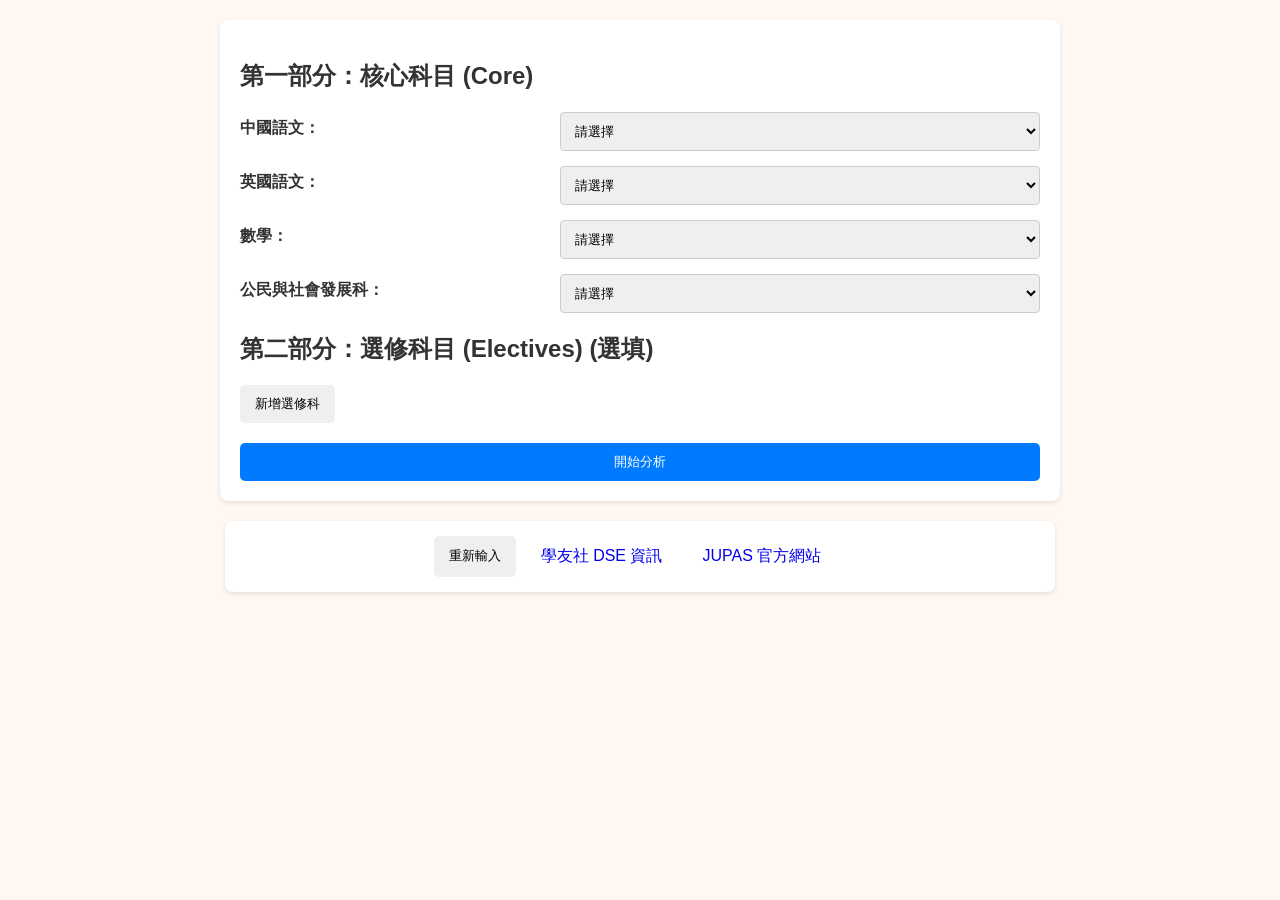
<file: DSE Anaylsis/dse.html>
<!DOCTYPE html>
<html lang="zh-HK">
<head>
    <meta charset="UTF-8">
    <meta name="viewport" content="width=device-width, initial-scale=1.0">
    <title>DSE 成績分析器</title>
    <link rel="stylesheet" href="style.css"> 
</head>
<body>
    <main>
        <form id="dseForm">
            <section id="required-subjects">
                <h2>第一部分：核心科目 (Core)</h2>
                <div class="input-group">
                    <label for="chi">中國語文：</label>
                    <select id="chi" name="chi" required>
                        <option value="">請選擇</option>
                        <option value="5**">5**</option>
                        <option value="5*">5*</option>
                        <option value="5">5</option>
                        <option value="4">4</option>
                        <option value="3">3</option>
                        <option value="2">2</option>
                        <option value="1">1</option>
                    </select>
                </div>
               <div class="input-group">
                    <label for="eng">英國語文：</label>
                    <select id="eng" name="eng" required>
                        <option value="">請選擇</option>
                        <option value="5**">5**</option>
                        <option value="5*">5*</option>
                        <option value="5">5</option>
                        <option value="4">4</option>
                        <option value="3">3</option>
                        <option value="2">2</option>
                        <option value="1">1</option>
                    </select>
                </div>
                <div class="input-group">
                    <label for="math">數學：</label>
                    <select id="math" name="math" required>
                        <option value="">請選擇</option>
                        <option value="5**">5**</option>
                        <option value="5*">5*</option>
                        <option value="5">5</option>
                        <option value="4">4</option>
                        <option value="3">3</option>
                        <option value="2">2</option>
                        <option value="1">1</option>
                    </select>
                </div>
                <div class="input-group">
                    <label for="csd">公民與社會發展科：</label>
                    <select id="csd" name="csd" required>
                        <option value="">請選擇</option>
                        <option value="A">達標 (Attained)</option>
                        <option value="U">不達標 (Unattained)</option>
                    </select>
                    </div>
            </section>

            <section id="elective-subjects">
                <h2>第二部分：選修科目 (Electives) (選填)</h2>
                <div id="electives-container">
                </div>
                <button type="button" id="add-elective-btn">新增選修科</button>
            </section>

            <button type="submit" id="analyze-btn">開始分析</button>
        </form>

        <section id="analysis-results" style="display:none;">
            <h2>分析結果</h2>
            <p><strong>最佳五科總成績 (Best 5):</strong> <span id="result-best5"></span></p>
            <p><strong>預計百分比排名 (Rank):</strong> <span id="result-rank"></span></p>
            <p><strong>百分位 (Percentile):</strong> <span id="result-percentile"></span></p>
            <p><strong>高級文憑入學要求：</strong> <span id="result-hd-req"></span></p>
        </section>
    </main>

    <footer>
        <button id="reset-btn">重新輸入</button>
        <a href="https://www.hyc.org.hk/" target="_blank" class="footer-btn">學友社 DSE 資訊</a>
        <a href="https://www.jupas.edu.hk/" target="_blank" class="footer-btn">JUPAS 官方網站</a>
    </footer>

    <script src="script.js"></script> 
</body>
</html>
</file>
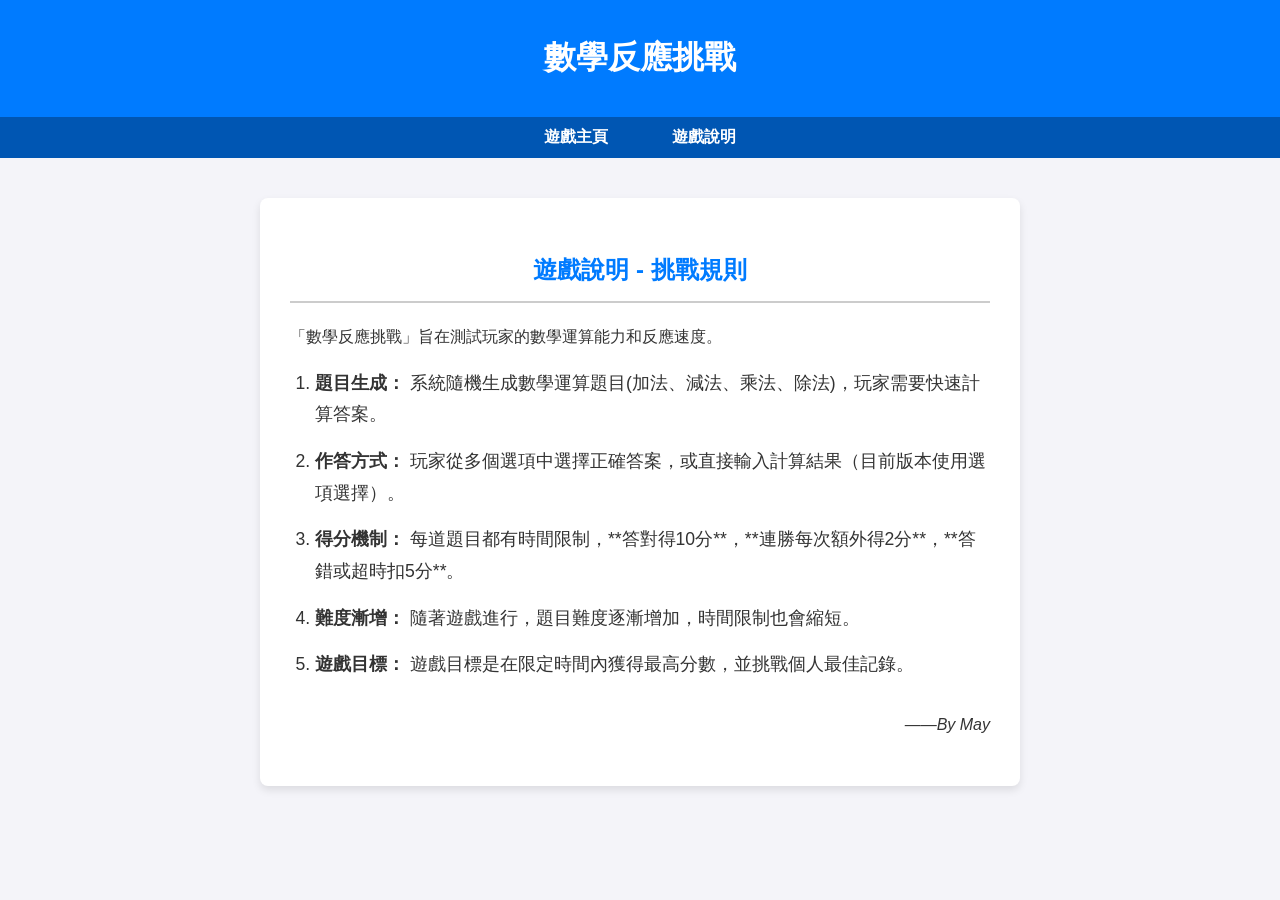
<file: maths-rush/instructions.html>
<!DOCTYPE html>
<html lang="zh-TW">
<head>
    <meta charset="UTF-8">
    <meta name="viewport" content="width=device-width, initial-scale=1.0">
    <title>遊戲說明 - 數學反應挑戰</title>
    <style>
        /* R2: 確保頁面之間的設計一致 */
        body {
            font-family: 'Segoe UI', Tahoma, Geneva, Verdana, sans-serif;
            margin: 0;
            padding: 0;
            background-color: #f4f4f9;
            color: #333;
            display: flex;
            flex-direction: column;
            min-height: 100vh;
        }

        header {
            background-color: #007bff;
            color: white;
            padding: 15px 0;
            box-shadow: 0 2px 4px rgba(0, 0, 0, 0.1);
            text-align: center;
        }

        /* 導航樣式 (與 index.html 相同) */
        nav {
            background-color: #0056b3;
            padding: 10px 0;
            text-align: center;
        }

        nav a {
            color: white;
            text-decoration: none;
            padding: 10px 20px;
            margin: 0 10px;
            font-weight: bold;
            border-radius: 5px;
            transition: background-color 0.3s, transform 0.2s;
        }
        
        /* R3: 懸停效果/動畫 (與 index.html 相同) */
        nav a:hover {
            background-color: #003d80;
            transform: translateY(-2px);
            box-shadow: 0 3px 5px rgba(0, 0, 0, 0.2);
        }

        main {
            flex-grow: 1;
            display: flex;
            justify-content: center;
            align-items: flex-start;
            padding: 40px 20px;
        }

        .content-container {
            background-color: white;
            padding: 30px;
            border-radius: 8px;
            box-shadow: 0 4px 8px rgba(0, 0, 0, 0.1);
            width: 100%;
            max-width: 700px;
            line-height: 1.8;
        }

        .content-container h2 {
            color: #007bff;
            border-bottom: 2px solid #ccc;
            padding-bottom: 10px;
            margin-bottom: 20px;
            text-align: center;
        }

        .content-container ol {
            padding-left: 25px;
        }

        .content-container li {
            margin-bottom: 15px;
            font-size: 1.1em;
        }
        
        /* R3: 懸停效果/動畫 - 規則區塊輕微放大 */
        .content-container:hover {
            transform: scale(1.01);
            transition: transform 0.3s ease-in-out;
        }

        footer {
            background-color: #343a40;
            color: white;
            text-align: center;
            padding: 10px 0;
            margin-top: auto;
        }

        /* R5(17) - 響應式設計 */
        @media (max-width: 600px) {
            .content-container {
                padding: 20px;
            }
            nav a {
                display: block;
                margin: 5px auto;
            }
        }
    </style>
</head>
<body>

    <header>
        <h1>數學反應挑戰</h1>
    </header>
    
    <nav>
        <a href="index.html">遊戲主頁</a>
        <a href="instructions.html">遊戲說明</a>
    </nav>

    <main>
        <div class="content-container">
            <h2>遊戲說明 - 挑戰規則</h2>
            
            <p>「數學反應挑戰」旨在測試玩家的數學運算能力和反應速度。</p>
            
            <ol>
                <li>
                    <strong>題目生成：</strong> 系統隨機生成數學運算題目(加法、減法、乘法、除法)，玩家需要快速計算答案。
                </li>
                <li>
                    <strong>作答方式：</strong> 玩家從多個選項中選擇正確答案，或直接輸入計算結果（目前版本使用選項選擇）。
                </li>
                <li>
                    <strong>得分機制：</strong> 每道題目都有時間限制，**答對得10分**，**連勝每次額外得2分**，**答錯或超時扣5分**。
                </li>
                <li>
                    <strong>難度漸增：</strong> 隨著遊戲進行，題目難度逐漸增加，時間限制也會縮短。
                </li>
                <li>
                    <strong>遊戲目標：</strong> 遊戲目標是在限定時間內獲得最高分數，並挑戰個人最佳記錄。
                </li>
            </ol>

            <p style="text-align: right; margin-top: 30px; font-style: italic;">——By May</p>
        </div>
    </main>

</body>
</html>
</file>
<file: DSE Anaylsis/style.css>
/* 基礎樣式重設 */
body {
    font-family: Arial, sans-serif;
    margin: 0;
    padding: 0;
    background-color: #fff8f2;
    color: #333;
}

/* 佈局容器 - 使用 Flexbox 實現主體居中和響應式 */
main, footer {
    width: 90%;
    max-width: 800px; /* 限制最大寬度，避免在大螢幕上拉得太開 */
    margin: 20px auto;
    padding: 20px;
    background-color: #fff;
    border-radius: 8px;
    box-shadow: 0 2px 5px rgba(0,0,0,0.1);
}

/* 表單輸入組件的佈局 */
.input-group {
    display: flex;
    flex-direction: column; /* 預設在小螢幕上垂直排列 */
    margin-bottom: 15px;
}

label {
    margin-bottom: 5px;
    font-weight: bold;
}

select, input[type="text"] {
    padding: 10px;
    border: 1px solid #ccc;
    border-radius: 4px;
}

/* 按鈕樣式 */
button, .footer-btn {
    padding: 10px 15px;
    margin-right: 10px;
    border: none;
    border-radius: 5px;
    cursor: pointer;
    text-decoration: none; /* 針對 <a> 標籤 */
    text-align: center;
    display: inline-block;
}

#analyze-btn {
    background-color: #007bff;
    color: white;
    margin-top: 20px;
    width: 100%; /* 在小螢幕上佔滿寬度 */
}

/* 頁腳按鈕佈局 */
footer {
    display: flex;
    justify-content: space-between; /* 使按鈕分散 */
    padding: 15px;
}

/* --- 響應式設計 (Media Queries) --- */

/* 當螢幕寬度大於 600px 時，調整佈局 */
@media (min-width: 600px) {
    /* 在大螢幕上，輸入組件可以並排顯示 */
    #required-subjects .input-group {
        flex-direction: row; /* 在大螢幕上水平排列 */
        justify-content: space-between;
        align-items: center;
    }

    /* 讓 select 欄位佔用更多空間 */
    .input-group select {
        width: 60%;
    }

    /* 頁腳按鈕在大螢幕下更集中 */
    footer {
        justify-content: center;
    }
}
</file>
